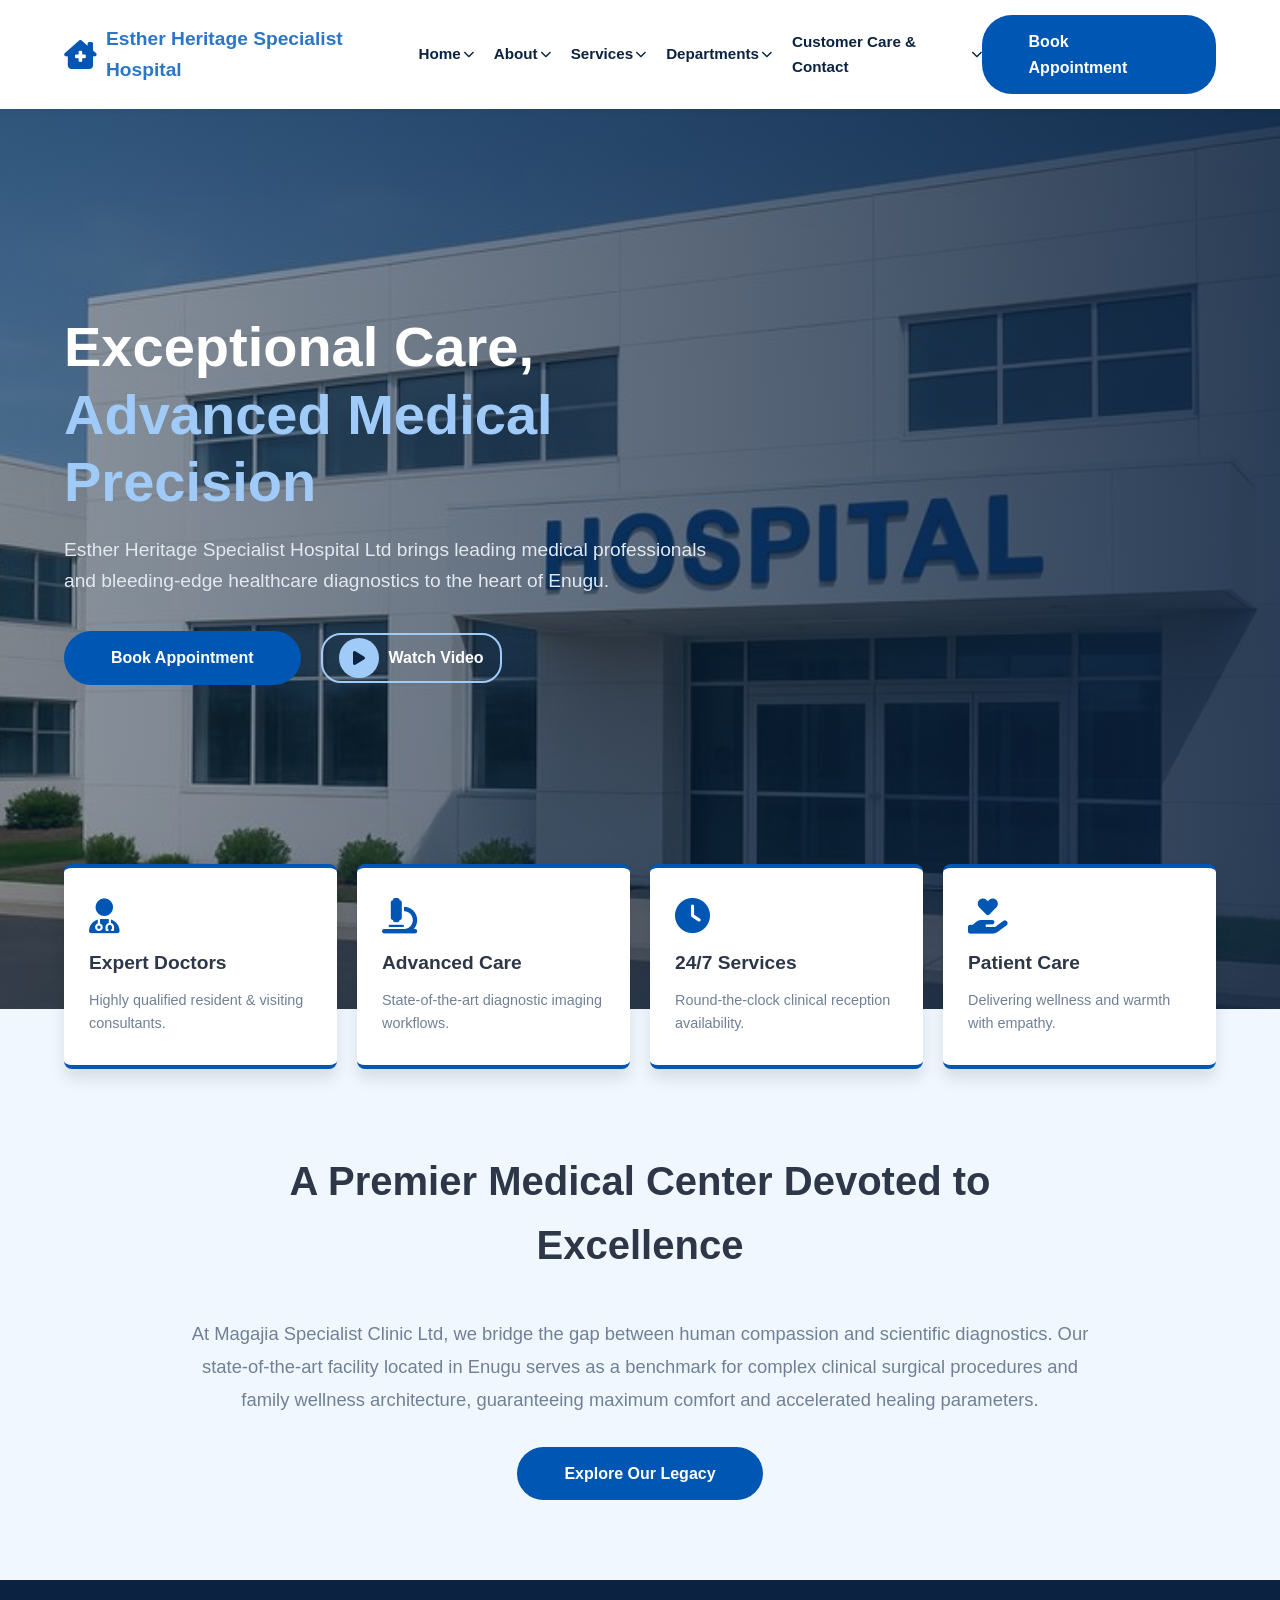
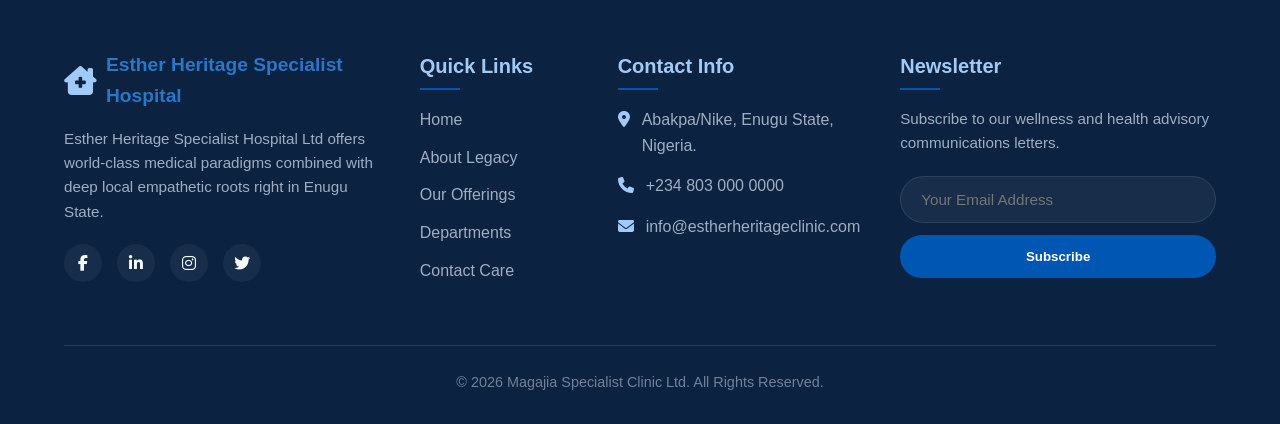
<file: index.html>
<!DOCTYPE html>
<html lang="en">
<head>
    <meta charset="UTF-8">
    <meta name="viewport" content="width=device-width, initial-scale=1.0">
    <title>Esther Heritage Specialist Hospital</title>
    <link rel="stylesheet" href="./index.css">
    <link rel="stylesheet" href="https://cdnjs.cloudflare.com/ajax/libs/font-awesome/6.4.0/css/all.min.css">
</head>
<body>

    <header class="global-header">
        <div class="header-container">
            <a href="index.html" class="logo-area">
                <i class="fa-solid fa-house-chimney-medical"></i>
                <span>Esther Heritage Specialist Hospital</span>
            </a>
            
            
            <input type="checkbox" id="mobile-menu-checkbox">
            <label for="mobile-menu-checkbox" class="menu-toggle">
                <i class="fa-solid fa-bars"></i>
            </label>

            <nav class="main-nav">
                <ul class="nav-list">
                    <li class="nav-item">
                        <a href="index.html" class="nav-link">Home <i class="fa-solid fa-chevron-down" style="font-size:0.7rem;"></i></a>
                        <ul class="dropdown-menu">
                            <li><a href="index.html#welcome">Welcome Message</a></li>
                            <li><a href="index.html#features">Core Strengths</a></li>
                        </ul>
                    </li>
                    <li class="nav-item">
                        <a href="about.html" class="nav-link">About <i class="fa-solid fa-chevron-down" style="font-size:0.7rem;"></i></a>
                        <ul class="dropdown-menu">
                            <li><a href="about.html#story">Our Story & Legacy</a></li>
                            <li><a href="about.html#mission">Mission & Vision</a></li>
                        </ul>
                    </li>
                    <li class="nav-item">
                        <a href="services.html" class="nav-link">Services <i class="fa-solid fa-chevron-down" style="font-size:0.7rem;"></i></a>
                        <ul class="dropdown-menu">
                            <li><a href="services.html#grid">Clinical Services</a></li>
                            <li><a href="services.html#doctors">Our Specialists</a></li>
                        </ul>
                    </li>
                    <li class="nav-item">
                        <a href="departments.html" class="nav-link">Departments <i class="fa-solid fa-chevron-down" style="font-size:0.7rem;"></i></a>
                        <ul class="dropdown-menu">
                            <li><a href="departments.html#pediatrics">Pediatrics</a></li>
                            <li><a href="departments.html#obgyn">Obstetrics & Gynecology</a></li>
                            <li><a href="departments.html#surgery">General Surgery</a></li>
                        </ul>
                    </li>
                    <li class="nav-item">
                        <a href="contact.html" class="nav-link">Customer Care & Contact <i class="fa-solid fa-chevron-down" style="font-size:0.7rem;"></i></a>
                        <ul class="dropdown-menu">
                            <li><a href="contact.html#faq">FAQs Accordion</a></li>
                            <li><a href="contact.html#form">Inquiry Desk</a></li>
                        </ul>
                    </li>
                </ul>
            </nav>

            <a href="contact.html#form" class="btn-primary">Book Appointment</a>
        </div>
    </header>

    <main>
    <section class="hero-section">
        <div class="hero-overlay-dark"></div>
        <div class="hero-content-wrapper">
            <div class="hero-right-box">
                <h1 class="hero-headline">Exceptional Care, <br><span style="color: var(--color-primary-light);">Advanced Medical Precision</span></h1>
                <p class="hero-lead-text">Esther Heritage Specialist Hospital Ltd brings leading medical professionals and bleeding-edge healthcare diagnostics to the heart of Enugu.</p>
                <div class="hero-btn-group">
                    <a href="contact.html#form" class="btn-primary">Book Appointment</a>
                    <a href="./images/WATCH AD.mp4" class="btn-video" target="_blank" rel="noopener"><span class="video-play-icon"><i class="fa-solid fa-play"></i></span> Watch Video</a>
                </div>
            </div>
        </div>

        <div class="hero-feature-container">
            <div class="feature-card-item">
                <i class="fa-solid fa-user-doctor"></i>
                <h4>Expert Doctors</h4>
                <p>Highly qualified resident & visiting consultants.</p>
            </div>
            <div class="feature-card-item">
                <i class="fa-solid fa-microscope"></i>
                <h4>Advanced Care</h4>
                <p>State-of-the-art diagnostic imaging workflows.</p>
            </div>
            <div class="feature-card-item">
                <i class="fa-solid fa-clock"></i>
                <h4>24/7 Services</h4>
                <p>Round-the-clock clinical reception availability.</p>
            </div>
            <div class="feature-card-item">
                <i class="fa-solid fa-hand-holding-heart"></i>
                <h4>Patient Care</h4>
                <p>Delivering wellness and warmth with empathy.</p>
            </div>
        </div>
    </section>

    <section id="welcome" class="section-sky text-center-wrapper">
        <div class="narrow-container">
            <h2 class="section-title">A Premier Medical Center Devoted to Excellence</h2>
            <p class="section-subtitle">At Magajia Specialist Clinic Ltd, we bridge the gap between human compassion and scientific diagnostics. Our state-of-the-art facility located in Enugu serves as a benchmark for complex clinical surgical procedures and family wellness architecture, guaranteeing maximum comfort and accelerated healing parameters.</p>
            <div style="text-align: center; margin-top: 30px;">
                <a href="about.html" class="btn-primary">Explore Our Legacy</a>
            </div>
        </div>
    </section>
    </main>


    <footer class="global-footer">
        <div class="footer-container">
            <div class="footer-col">
                <div class="logo-area" style="color: var(--color-white); margin-bottom: 15px;">
                    <i class="fa-solid fa-house-chimney-medical" style="color: var(--color-primary-light);"></i>
                    <span>Esther Heritage Specialist Hospital </span>
                </div>
                <p>Esther Heritage Specialist Hospital Ltd offers world-class medical paradigms combined with deep local empathetic roots right in Enugu State.</p>
                <div class="social-icons">
                    <a href="https://www.facebook.com/"><i class="fa-brands fa-facebook-f"></i></a>
                    <a href="https://www.linkedin.com/feed/"><i class="fa-brands fa-linkedin-in"></i></a>
                    <a href="https://www.instagram.com/"><i class="fa-brands fa-instagram"></i></a>
                    <a href="https://x.com/"><i class="fa-brands fa-twitter"></i></a>
                </div>
            </div>
            <div class="footer-col">
                <h3>Quick Links</h3>
                <ul class="quick-links">
                    <li><a href="index.html">Home</a></li>
                    <li><a href="about.html">About Legacy</a></li>
                    <li><a href="services.html">Our Offerings</a></li>
                    <li><a href="departments.html">Departments</a></li>
                    <li><a href="contact.html">Contact Care</a></li>
                </ul>
            </div>
            <div class="footer-col">
                <h3>Contact Info</h3>
                <ul class="contact-info-list">
                    <li><i class="fa-solid fa-location-dot"></i> <span>Abakpa/Nike, Enugu State, Nigeria.</span></li>
                    <li><i class="fa-solid fa-phone"></i> <span>+234 803 000 0000</span></li>
                    <li><i class="fa-solid fa-envelope"></i> <span>info@estherheritageclinic.com</span></li>
                </ul>
            </div>
            <div class="footer-col">
                <h3>Newsletter</h3>
                <p>Subscribe to our wellness and health advisory communications letters.</p>
                <form class="newsletter-form" action="#" method="POST">
                    <input type="email" placeholder="Your Email Address" required>
                    <button type="submit">Subscribe</button>
                </form>
            </div>
        </div>
        <div class="footer-bottom">
            <p>&copy; 2026 Magajia Specialist Clinic Ltd. All Rights Reserved.</p>
        </div>
    </footer>

</body>
</html>
</file>
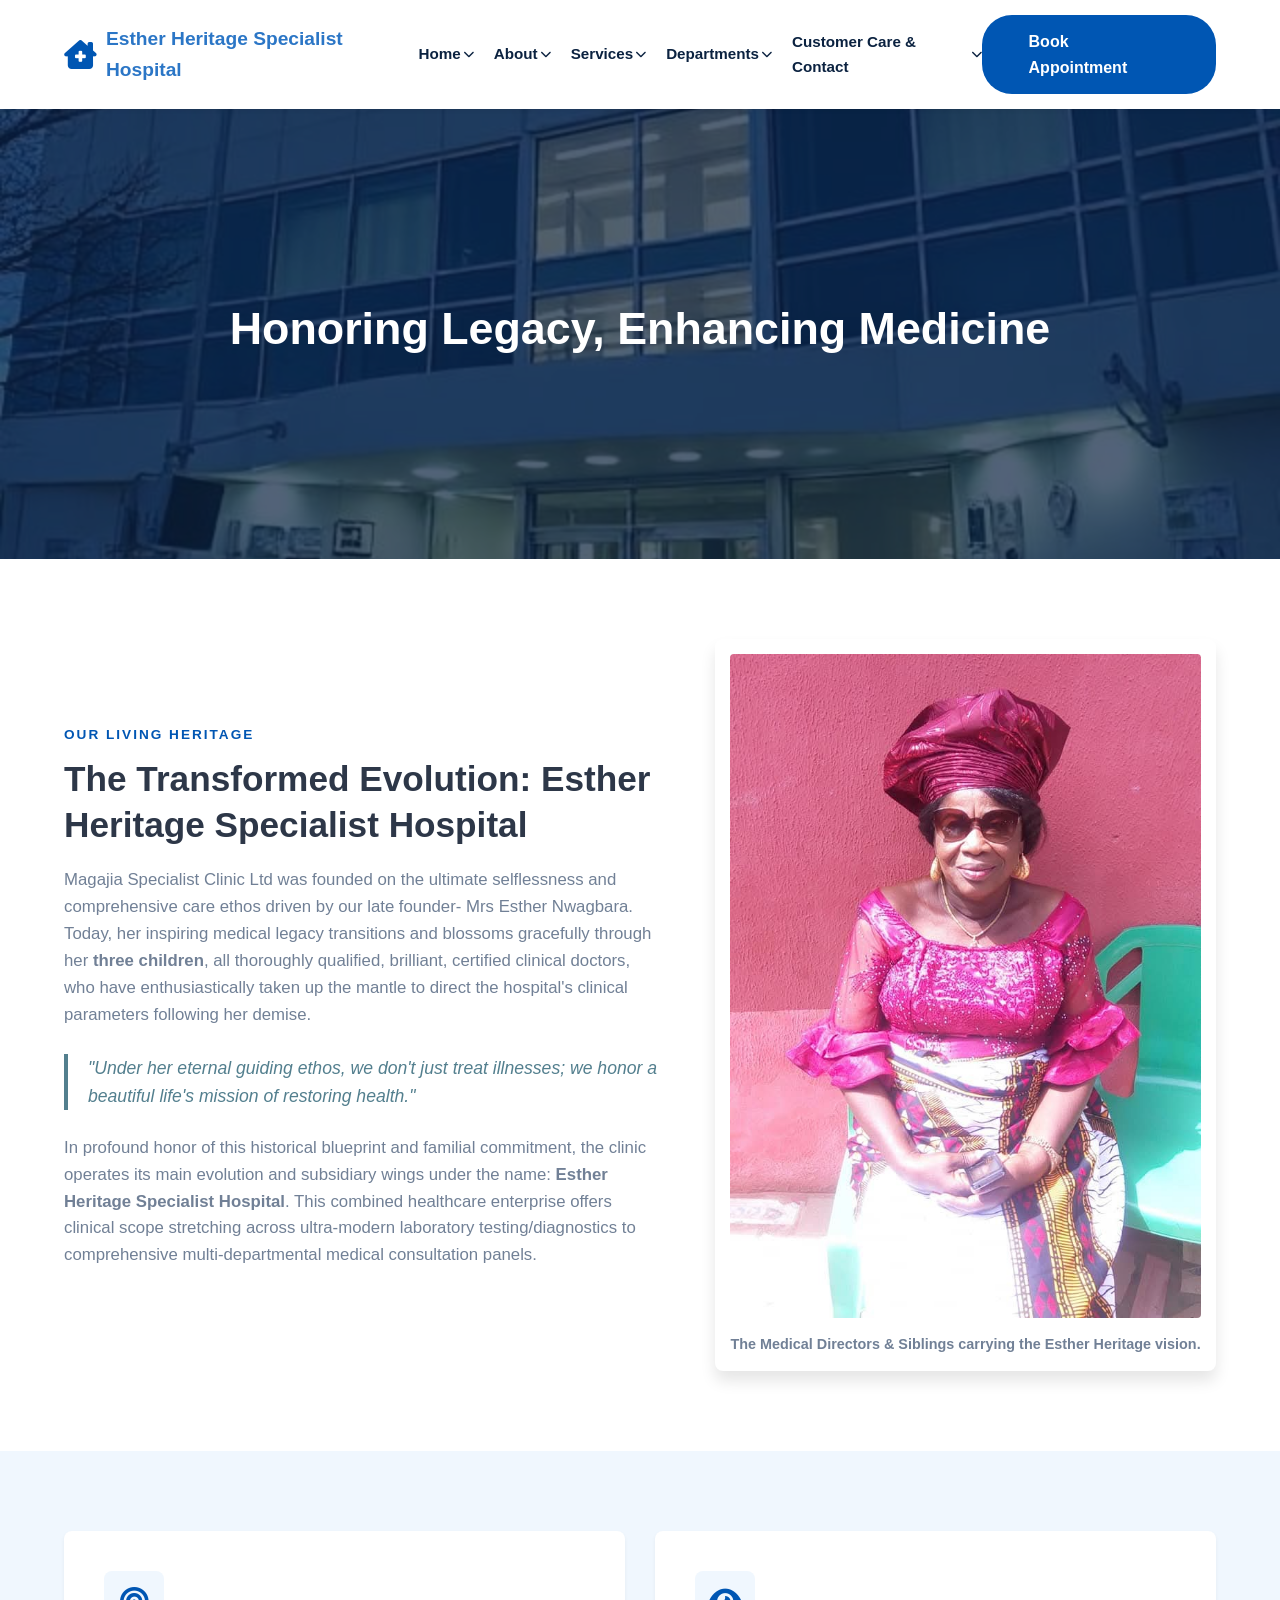
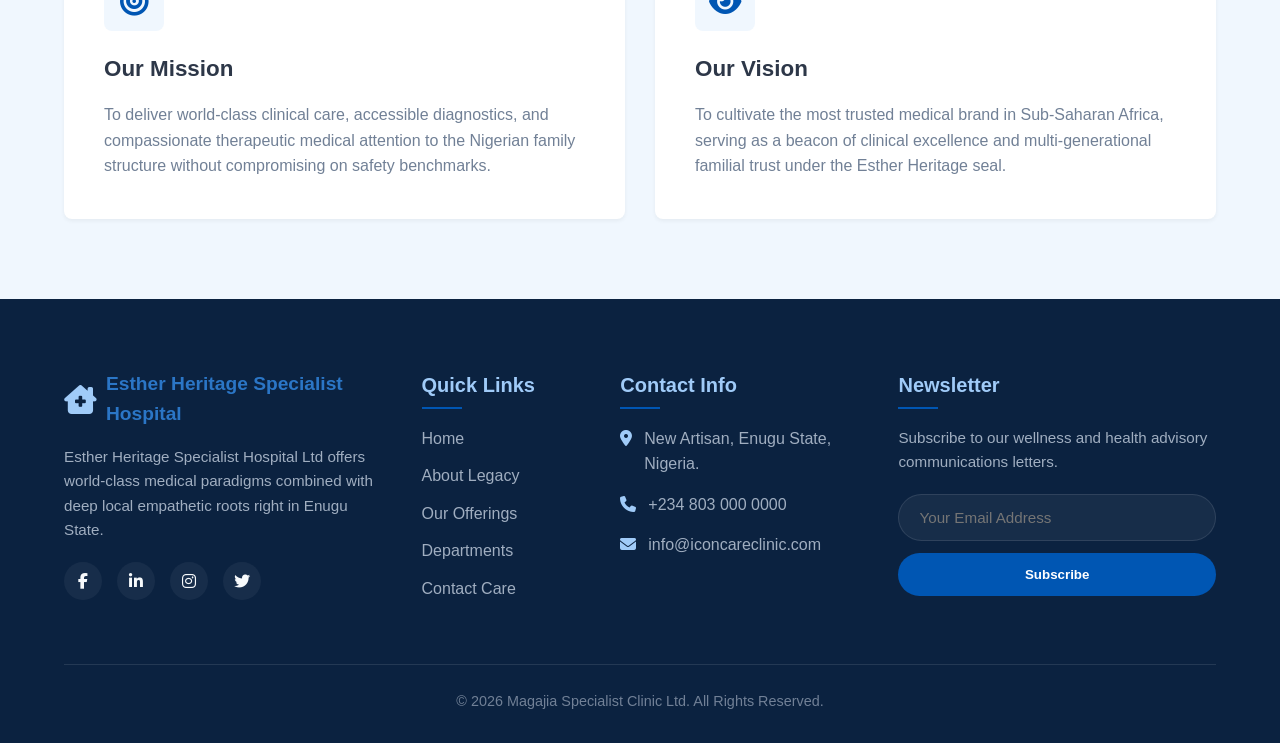
<file: about.html>
<!DOCTYPE html>
<html lang="en">
<head>
    <meta charset="UTF-8">
    <meta name="viewport" content="width=device-width, initial-scale=1.0">
    <title>Esther Heritage Specialist Hospital</title>
    <link rel="stylesheet" href="./index.css">
    <link rel="stylesheet" href="https://cdnjs.cloudflare.com/ajax/libs/font-awesome/6.4.0/css/all.min.css">
</head>
<body>

    <header class="global-header">
        <div class="header-container">
            <a href="index.html" class="logo-area">
                <i class="fa-solid fa-house-chimney-medical"></i>
                <span>Esther Heritage Specialist Hospital</span>
            </a>
            
            <input type="checkbox" id="mobile-menu-checkbox">
            <label for="mobile-menu-checkbox" class="menu-toggle">
                <i class="fa-solid fa-bars"></i>
            </label>

            <nav class="main-nav">
                <ul class="nav-list">
                    <li class="nav-item">
                        <a href="index.html" class="nav-link">Home <i class="fa-solid fa-chevron-down" style="font-size:0.7rem;"></i></a>
                        <ul class="dropdown-menu">
                            <li><a href="index.html#welcome">Welcome Message</a></li>
                            <li><a href="index.html#features">Core Strengths</a></li>
                        </ul>
                    </li>
                    <li class="nav-item">
                        <a href="about.html" class="nav-link">About <i class="fa-solid fa-chevron-down" style="font-size:0.7rem;"></i></a>
                        <ul class="dropdown-menu">
                            <li><a href="about.html#story">Our Story & Legacy</a></li>
                            <li><a href="about.html#mission">Mission & Vision</a></li>
                        </ul>
                    </li>
                    <li class="nav-item">
                        <a href="services.html" class="nav-link">Services <i class="fa-solid fa-chevron-down" style="font-size:0.7rem;"></i></a>
                        <ul class="dropdown-menu">
                            <li><a href="services.html#grid">Clinical Services</a></li>
                            <li><a href="services.html#doctors">Our Specialists</a></li>
                        </ul>
                    </li>
                    <li class="nav-item">
                        <a href="departments.html" class="nav-link">Departments <i class="fa-solid fa-chevron-down" style="font-size:0.7rem;"></i></a>
                        <ul class="dropdown-menu">
                            <li><a href="departments.html#pediatrics">Pediatrics</a></li>
                            <li><a href="departments.html#obgyn">Obstetrics & Gynecology</a></li>
                            <li><a href="departments.html#surgery">General Surgery</a></li>
                        </ul>
                    </li>
                    <li class="nav-item">
                        <a href="contact.html" class="nav-link">Customer Care & Contact <i class="fa-solid fa-chevron-down" style="font-size:0.7rem;"></i></a>
                        <ul class="dropdown-menu">
                            <li><a href="contact.html#faq">FAQs Accordion</a></li>
                            <li><a href="contact.html#form">Inquiry Desk</a></li>
                        </ul>
                    </li>
                </ul>
            </nav>

            <a href="contact.html#form" class="btn-primary">Book Appointment</a>
        </div>
    </header>


    <main>
    <section class="about-banner-hero">
        <div class="banner-overlay"></div>
        <div class="banner-text-content">
            <h1>Honoring Legacy, Enhancing Medicine</h1>
        </div>
    </section>

    <section id="story" class="section-white">
        <div class="about-story-container">
            <div class="story-typography">
                <span class="heritage-tag">Our Living Heritage</span>
                <h2>The Transformed Evolution: Esther Heritage Specialist Hospital</h2>
                <p>Magajia Specialist Clinic Ltd was founded on the ultimate selflessness and comprehensive care ethos driven by our late founder- Mrs Esther Nwagbara. Today, her inspiring medical legacy transitions and blossoms gracefully through her <strong>three children</strong>, all thoroughly qualified, brilliant, certified clinical doctors, who have enthusiastically taken up the mantle to direct the hospital's clinical parameters following her demise.</p>
                
                <blockquote class="legacy-blockquote">
                    "Under her eternal guiding ethos, we don't just treat illnesses; we honor a beautiful life's mission of restoring health."
                </blockquote>

                <p>In profound honor of this historical blueprint and familial commitment, the clinic operates its main evolution and subsidiary wings under the name: <strong>Esther Heritage Specialist Hospital</strong>. This combined healthcare enterprise offers clinical scope stretching across ultra-modern laboratory testing/diagnostics to comprehensive multi-departmental medical consultation panels.</p>
            </div>
            
            <div class="story-media-wrapper">
                <div class="media-placeholder-frame">
                    <img src="./images/WhatsApp Image 2026-06-10 at 7.43.48 PM.jpeg" alt="Medical Leadership Profile Panel Grid">
                    <div class="frame-caption">The Medical Directors & Siblings carrying the Esther Heritage vision.</div>
                </div>
            </div>
        </div>
    </section>

    <section id="mission" class="section-sky">
        <div class="values-flex-layout">
            <div class="value-box-item">
                <div class="value-icon"><i class="fa-solid fa-bullseye"></i></div>
                <h3>Our Mission</h3>
                <p>To deliver world-class clinical care, accessible diagnostics, and compassionate therapeutic medical attention to the Nigerian family structure without compromising on safety benchmarks.</p>
            </div>
            <div class="value-box-item">
                <div class="value-icon"><i class="fa-solid fa-eye"></i></div>
                <h3>Our Vision</h3>
                <p>To cultivate the most trusted medical brand in Sub-Saharan Africa, serving as a beacon of clinical excellence and multi-generational familial trust under the Esther Heritage seal.</p>
            </div>
        </div>
    </section>
    </main>



    <footer class="global-footer">
        <div class="footer-container">
            <div class="footer-col">
                <div class="logo-area" style="color: var(--color-white); margin-bottom: 15px;">
                    <i class="fa-solid fa-house-chimney-medical" style="color: var(--color-primary-light);"></i>
                    <span>Esther Heritage Specialist Hospital </span>
                </div>
                <p>Esther Heritage Specialist Hospital Ltd offers world-class medical paradigms combined with deep local empathetic roots right in Enugu State.</p>
                <div class="social-icons">
                    <a href="https://www.facebook.com/"><i class="fa-brands fa-facebook-f"></i></a>
                    <a href="https://www.linkedin.com/feed/"><i class="fa-brands fa-linkedin-in"></i></a>
                    <a href="https://www.instagram.com/"><i class="fa-brands fa-instagram"></i></a>
                    <a href="https://x.com/"><i class="fa-brands fa-twitter"></i></a>
                </div>
            </div>
            <div class="footer-col">
                <h3>Quick Links</h3>
                <ul class="quick-links">
                    <li><a href="index.html">Home</a></li>
                    <li><a href="about.html">About Legacy</a></li>
                    <li><a href="services.html">Our Offerings</a></li>
                    <li><a href="departments.html">Departments</a></li>
                    <li><a href="contact.html">Contact Care</a></li>
                </ul>
            </div>
            <div class="footer-col">
                <h3>Contact Info</h3>
                <ul class="contact-info-list">
                    <li><i class="fa-solid fa-location-dot"></i> <span>New Artisan, Enugu State, Nigeria.</span></li>
                    <li><i class="fa-solid fa-phone"></i> <span>+234 803 000 0000</span></li>
                    <li><i class="fa-solid fa-envelope"></i> <span>info@iconcareclinic.com</span></li>
                </ul>
            </div>
            <div class="footer-col">
                <h3>Newsletter</h3>
                <p>Subscribe to our wellness and health advisory communications letters.</p>
                <form class="newsletter-form" action="#" method="POST">
                    <input type="email" placeholder="Your Email Address" required>
                    <button type="submit">Subscribe</button>
                </form>
            </div>
        </div>
        <div class="footer-bottom">
            <p>&copy; 2026 Magajia Specialist Clinic Ltd. All Rights Reserved.</p>
        </div>
    </footer>

</body>
</html>
</file>
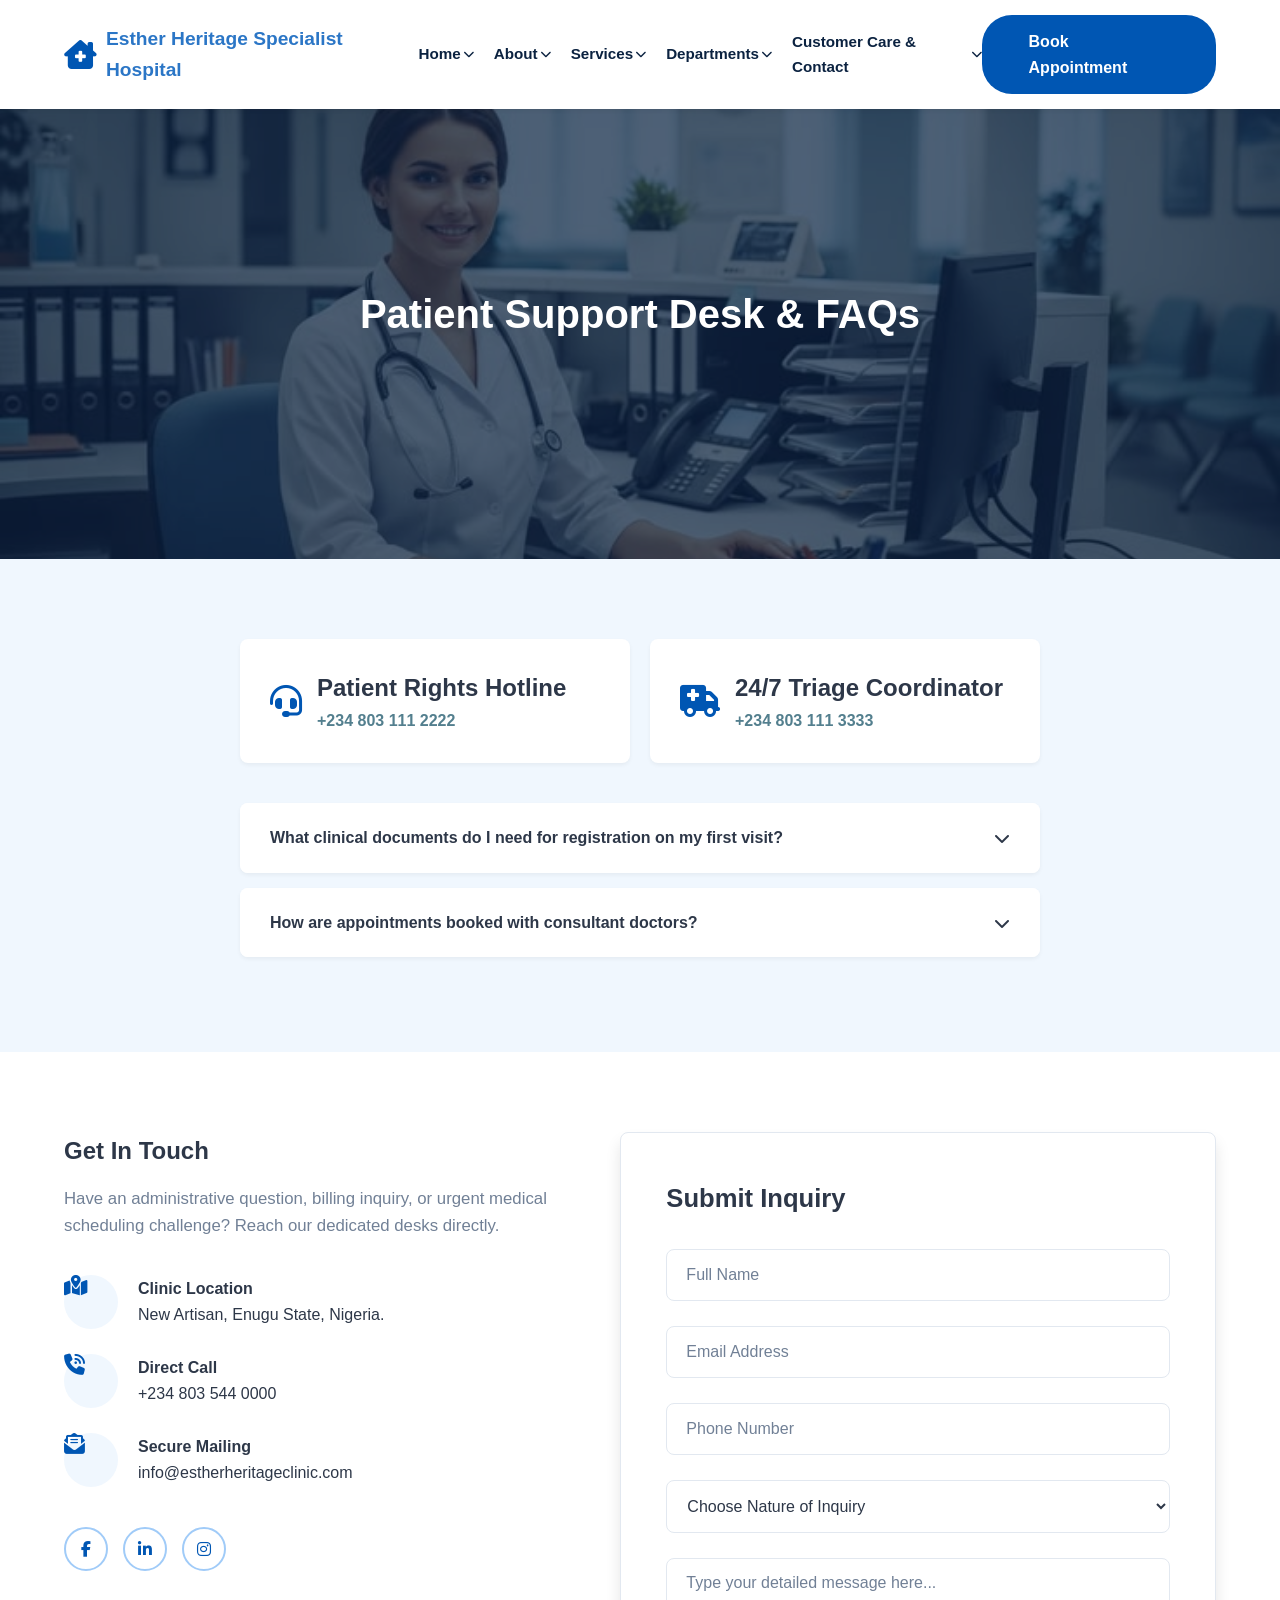
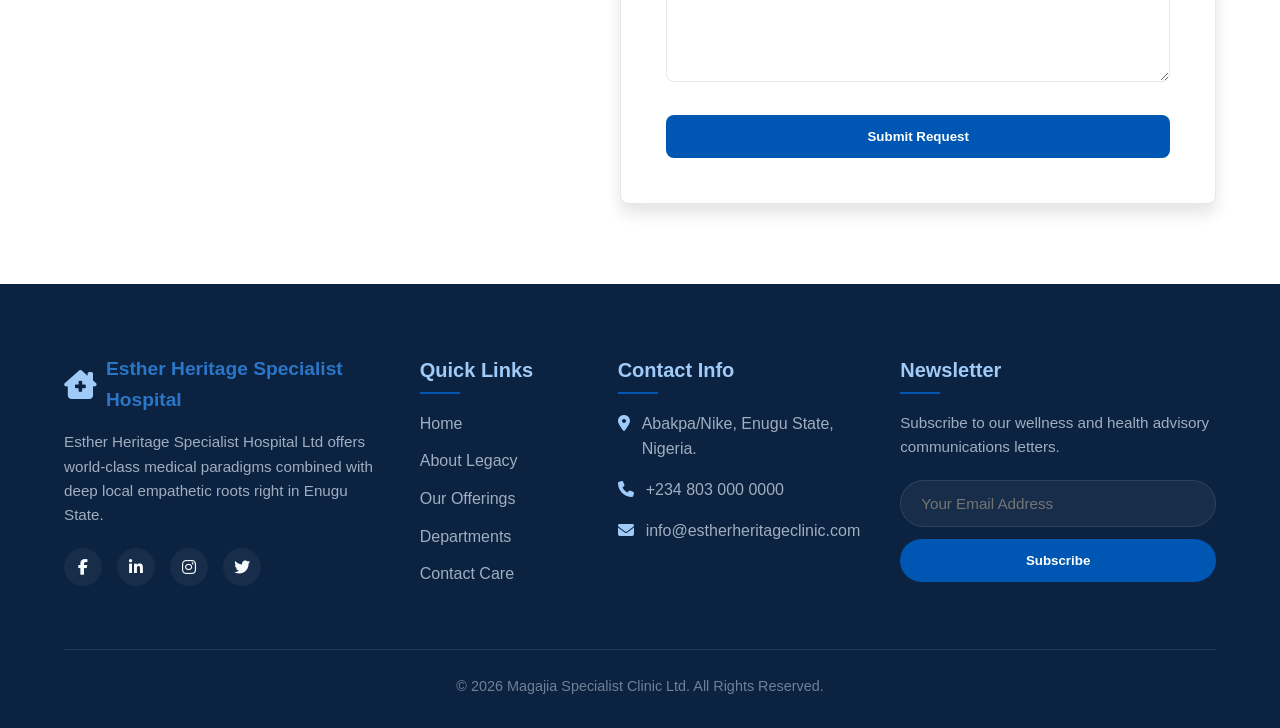
<file: contact.html>
<!DOCTYPE html>
<html lang="en">
<head>
    <meta charset="UTF-8">
    <meta name="viewport" content="width=device-width, initial-scale=1.0">
    <title>Esther Heritage Specialist Hospital</title>
    <link rel="stylesheet" href="./index.css">
    <link rel="stylesheet" href="https://cdnjs.cloudflare.com/ajax/libs/font-awesome/6.4.0/css/all.min.css">
</head>
<body>

    <header class="global-header">
        <div class="header-container">
            <a href="index.html" class="logo-area">
                <i class="fa-solid fa-house-chimney-medical"></i>
                <span>Esther Heritage Specialist Hospital</span>
            </a>
            
            <input type="checkbox" id="mobile-menu-checkbox">
            <label for="mobile-menu-checkbox" class="menu-toggle">
                <i class="fa-solid fa-bars"></i>
            </label>

            <nav class="main-nav">
                <ul class="nav-list">
                    <li class="nav-item">
                        <a href="index.html" class="nav-link">Home <i class="fa-solid fa-chevron-down" style="font-size:0.7rem;"></i></a>
                        <ul class="dropdown-menu">
                            <li><a href="index.html#welcome">Welcome Message</a></li>
                            <li><a href="index.html#features">Core Strengths</a></li>
                        </ul>
                    </li>
                    <li class="nav-item">
                        <a href="about.html" class="nav-link">About <i class="fa-solid fa-chevron-down" style="font-size:0.7rem;"></i></a>
                        <ul class="dropdown-menu">
                            <li><a href="about.html#story">Our Story & Legacy</a></li>
                            <li><a href="about.html#mission">Mission & Vision</a></li>
                        </ul>
                    </li>
                    <li class="nav-item">
                        <a href="services.html" class="nav-link">Services <i class="fa-solid fa-chevron-down" style="font-size:0.7rem;"></i></a>
                        <ul class="dropdown-menu">
                            <li><a href="services.html#grid">Clinical Services</a></li>
                            <li><a href="services.html#doctors">Our Specialists</a></li>
                        </ul>
                    </li>
                    <li class="nav-item">
                        <a href="departments.html" class="nav-link">Departments <i class="fa-solid fa-chevron-down" style="font-size:0.7rem;"></i></a>
                        <ul class="dropdown-menu">
                            <li><a href="departments.html#pediatrics">Pediatrics</a></li>
                            <li><a href="departments.html#obgyn">Obstetrics & Gynecology</a></li>
                            <li><a href="departments.html#surgery">General Surgery</a></li>
                        </ul>
                    </li>
                    <li class="nav-item">
                        <a href="contact.html" class="nav-link">Customer Care & Contact <i class="fa-solid fa-chevron-down" style="font-size:0.7rem;"></i></a>
                        <ul class="dropdown-menu">
                            <li><a href="contact.html#faq">FAQs Accordion</a></li>
                            <li><a href="contact.html#form">Inquiry Desk</a></li>
                        </ul>
                    </li>
                </ul>
            </nav>

            <a href="contact.html#form" class="btn-primary">Book Appointment</a>
        </div>
    </header>


    <main>
        <section class="faq-banner-hero">
            <div class="banner-overlay"></div>
            <div class="banner-text-content">
                <h2 class="section-title">Patient Support Desk & FAQs</h2>
            
            </div>
        </section>

        <section id="faq" class="section-sky">
            
            <div class="hotlines-banner-grid">
                <div class="hotline-pill">
                    <i class="fa-solid fa-headset"></i>
                    <div>
                        <h5>Patient Rights Hotline</h5>
                        <p>+234 803 111 2222</p>
                    </div>
                </div>
                <div class="hotline-pill">
                    <i class="fa-solid fa-truck-medical"></i>
                    <div>
                        <h5>24/7 Triage Coordinator</h5>
                        <p>+234 803 111 3333</p>
                    </div>
                </div>
            </div>

            <div class="faq-accordion-container">
                <div class="faq-accordion-item">
                    <input type="checkbox" id="faq-item-1" class="accordion-trigger-input">
                    <label for="faq-item-1" class="accordion-header-lbl">
                        <span>What clinical documents do I need for registration on my first visit?</span>
                        <i class="fa-solid fa-chevron-down"></i>
                    </label>
                    <div class="accordion-content-panel">
                        <p>New patients require a valid national identification mean (NIN, Driver's License) or working corporate health insurance card data. If transferring clinical records under the Esther Heritage panel, bring old medical history summaries.</p>
                    </div>
                </div>

                <div class="faq-accordion-item">
                    <input type="checkbox" id="faq-item-2" class="accordion-trigger-input">
                    <label for="faq-item-2" class="accordion-header-lbl">
                        <span>How are appointments booked with consultant doctors?</span>
                        <i class="fa-solid fa-chevron-down"></i>
                    </label>
                    <div class="accordion-content-panel">
                        <p>Appointments can be booked instantly via our digital form below, or by calling our active patient rights care desks directly. Walk-in slots are sorted via emergency level/triage score priority matrices.</p>
                    </div>
                </div>
            </div>
        </section>

        <section id="form" class="section-white">
            <div class="contact-split-grid">
                
                <div class="contact-details-panel">
                    <h2>Get In Touch</h2>
                    <p class="panel-intro-lead">Have an administrative question, billing inquiry, or urgent medical scheduling challenge? Reach our dedicated desks directly.</p>
                    
                    <div class="visual-address-block">
                        <div class="contact-media-row">
                            <i class="fa-solid fa-map-location-dot circle-icon"></i>
                            <div>
                                <h4>Clinic Location</h4>
                                <p>New Artisan, Enugu State, Nigeria.</p>
                            </div>
                        </div>
                        <div class="contact-media-row">
                            <i class="fa-solid fa-phone-volume circle-icon"></i>
                            <div>
                                <h4>Direct Call </h4>
                                <p><a href="tel:+2348030000000">+234 803 544 0000</a></p>
                            </div>
                        </div>
                        <div class="contact-media-row">
                            <i class="fa-solid fa-envelope-open-text circle-icon"></i>
                            <div>
                                <h4>Secure Mailing</h4>
                                <p><a href="mailto:care@iconcareclinic.com">info@estherheritageclinic.com</a></p>
                            </div>
                        </div>
                    </div>

                    <div class="brand-social-med-circles">
                        <a href="#" class="med-circle-icon"><i class="fa-brands fa-facebook-f"></i></a>
                        <a href="#" class="med-circle-icon"><i class="fa-brands fa-linkedin-in"></i></a>
                        <a href="#" class="med-circle-icon"><i class="fa-brands fa-instagram"></i></a>
                    </div>
                </div>

                <div class="contact-form-card-panel">
                    <h3>Submit Inquiry</h3>
                    <form class="ui-modern-form" action="#" method="POST">
                        
                        <div class="form-group-row">
                            <input type="text" id="fullname" class="form-control-input" required placeholder=" ">
                            <label for="fullname" class="floating-label-text">Full Name</label>
                        </div>

                        <div class="form-group-row">
                            <input type="email" id="email" class="form-control-input" required placeholder=" ">
                            <label for="email" class="floating-label-text">Email Address</label>
                        </div>

                        <div class="form-group-row">
                            <input type="tel" id="phone" class="form-control-input" required placeholder=" ">
                            <label for="phone" class="floating-label-text">Phone Number</label>
                        </div>

                        <div class="form-group-row">
                            <select id="topic" class="form-control-select" required>
                                <option value="" disabled selected hidden>Choose Nature of Inquiry</option>
                                <option value="inquiry">General Inquiry Desk</option>
                                <option value="feedback">Patient Feedback</option>
                                <option value="complaint">Service Complaint Management</option>
                            </select>
                        </div>

                        <div class="form-group-row">
                            <textarea id="msg" class="form-control-textarea" required placeholder=" " rows="5"></textarea>
                            <label for="msg" class="floating-label-text">Type your detailed message here...</label>
                        </div>

                        <button type="submit" class="btn-primary" style="width:100%; border-radius:var(--radius-md);">Submit Request</button>
                    </form>
                </div>

            </div>
        </section>
    </main>


    <footer class="global-footer">
        <div class="footer-container">
            <div class="footer-col">
                <div class="logo-area" style="color: var(--color-white); margin-bottom: 15px;">
                    <i class="fa-solid fa-house-chimney-medical" style="color: var(--color-primary-light);"></i>
                    <span>Esther Heritage Specialist Hospital </span>
                </div>
                <p>Esther Heritage Specialist Hospital Ltd offers world-class medical paradigms combined with deep local empathetic roots right in Enugu State.</p>
                <div class="social-icons">
                    <a href="https://www.facebook.com/"><i class="fa-brands fa-facebook-f"></i></a>
                    <a href="https://www.linkedin.com/feed/"><i class="fa-brands fa-linkedin-in"></i></a>
                    <a href="https://www.instagram.com/"><i class="fa-brands fa-instagram"></i></a>
                    <a href="https://x.com/"><i class="fa-brands fa-twitter"></i></a>
                </div>
            </div>
            <div class="footer-col">
                <h3>Quick Links</h3>
                <ul class="quick-links">
                    <li><a href="index.html">Home</a></li>
                    <li><a href="about.html">About Legacy</a></li>
                    <li><a href="services.html">Our Offerings</a></li>
                    <li><a href="departments.html">Departments</a></li>
                    <li><a href="contact.html">Contact Care</a></li>
                </ul>
            </div>
            <div class="footer-col">
                <h3>Contact Info</h3>
                <ul class="contact-info-list">
                    <li><i class="fa-solid fa-location-dot"></i> <span>Abakpa/Nike, Enugu State, Nigeria.</span></li>
                    <li><i class="fa-solid fa-phone"></i> <span>+234 803 000 0000</span></li>
                    <li><i class="fa-solid fa-envelope"></i> <span>info@estherheritageclinic.com</span></li>
                </ul>
            </div>
            <div class="footer-col">
                <h3>Newsletter</h3>
                <p>Subscribe to our wellness and health advisory communications letters.</p>
                <form class="newsletter-form" action="#" method="POST">
                    <input type="email" placeholder="Your Email Address" required>
                    <button type="submit">Subscribe</button>
                </form>
            </div>
        </div>

        <div class="footer-bottom">
            <p>&copy; 2026 Magajia Specialist Clinic Ltd. All Rights Reserved.</p>
        </div>
    </footer>

</body>
</html>
</file>
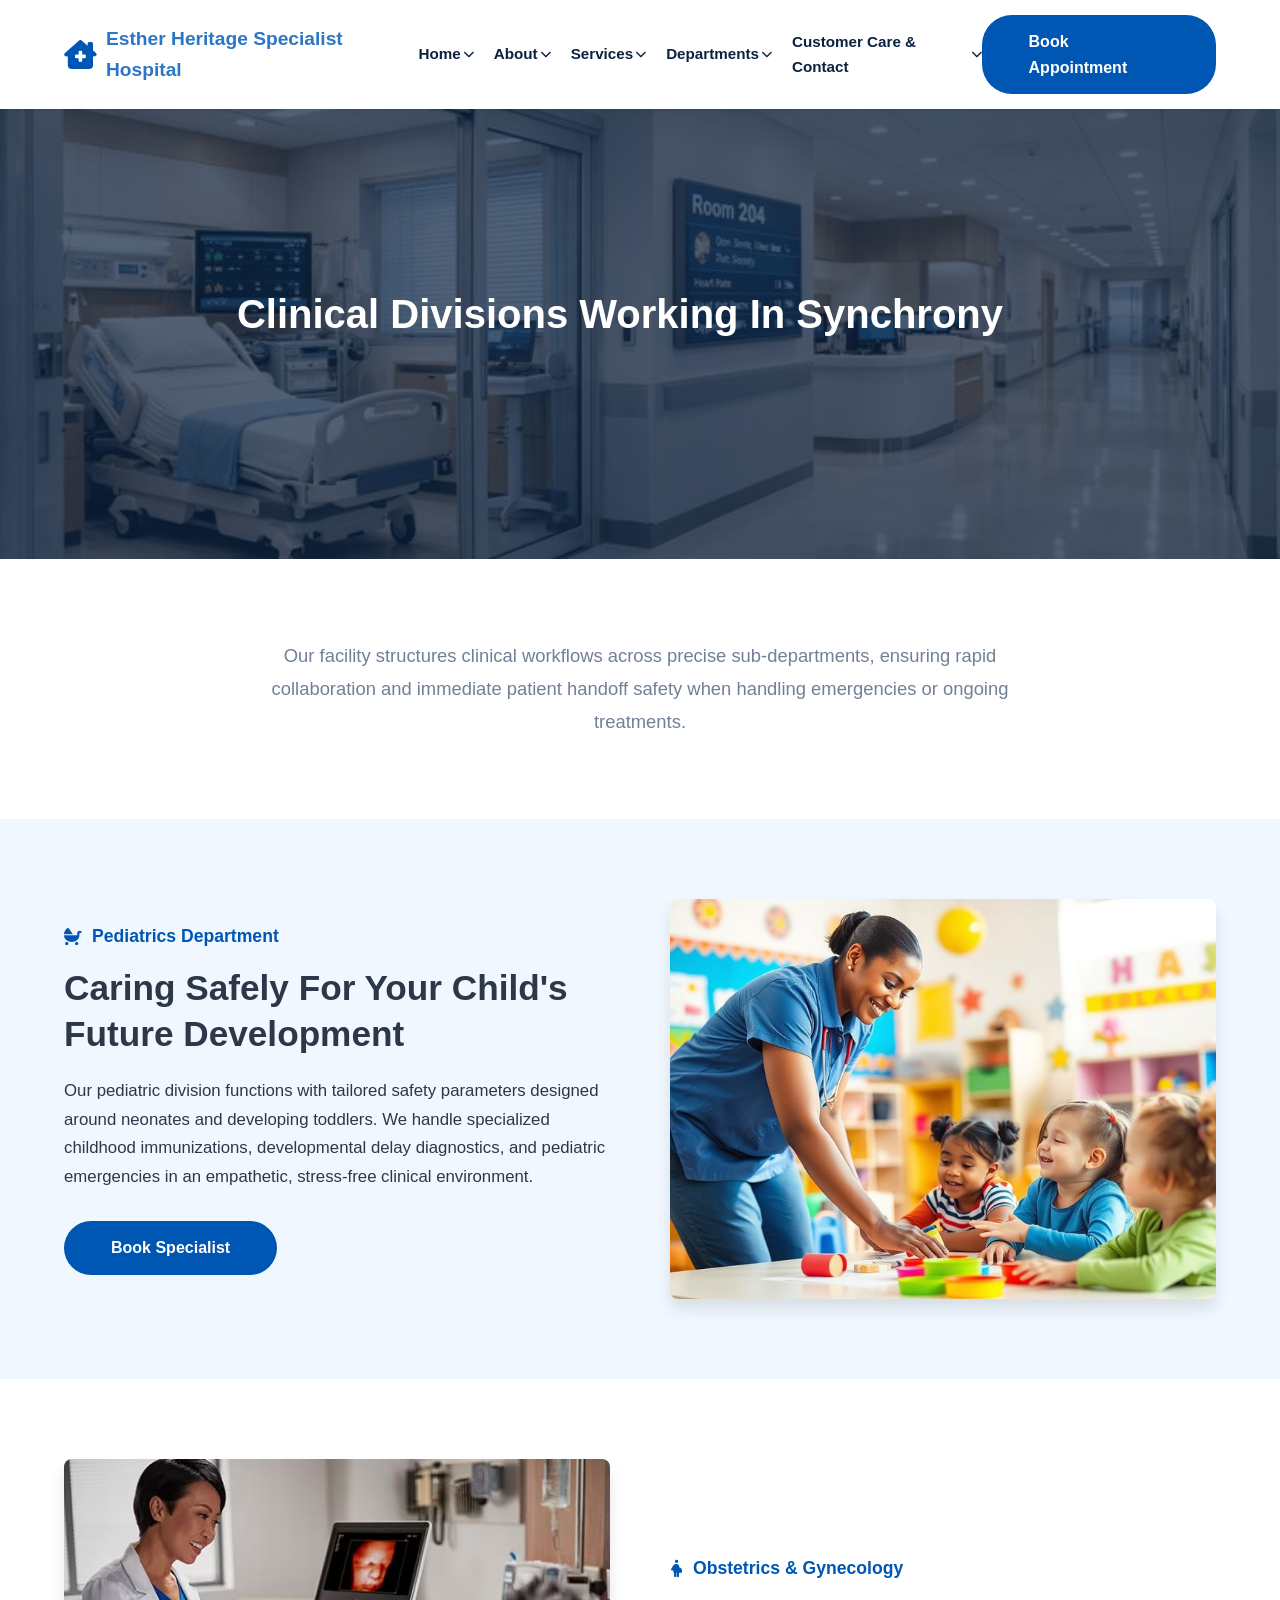
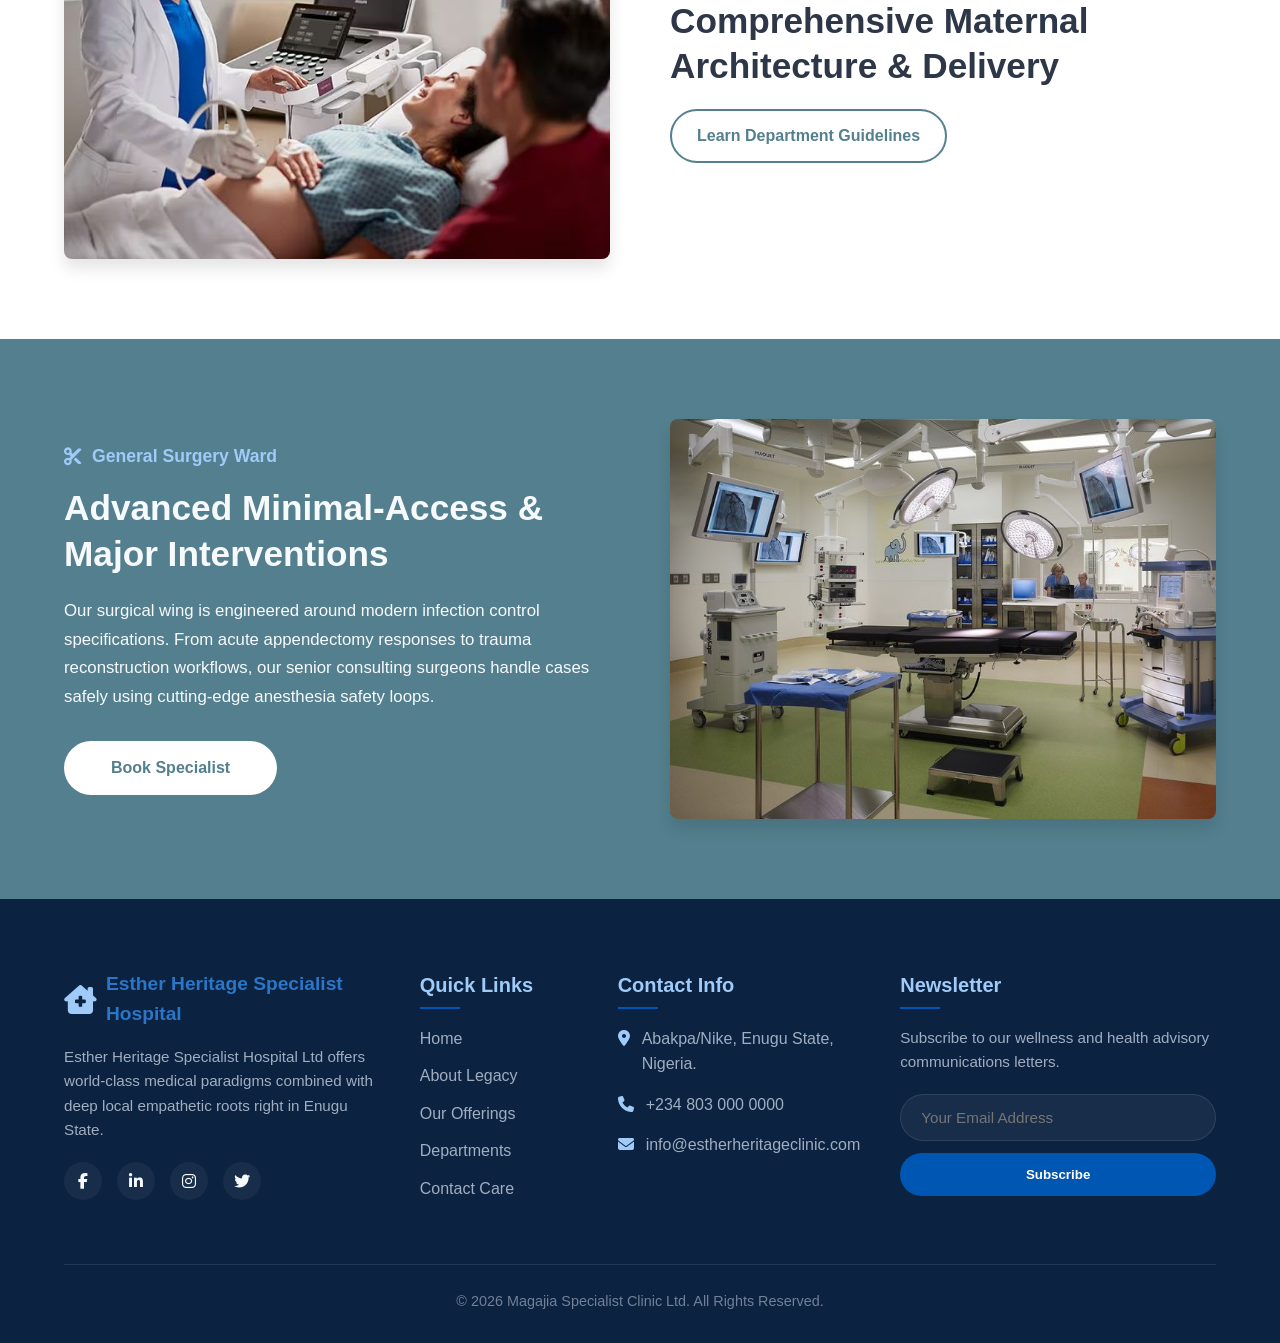
<file: departments.html>
<!DOCTYPE html>
<html lang="en">
<head>
    <meta charset="UTF-8">
    <meta name="viewport" content="width=device-width, initial-scale=1.0">
    <title>Esther Heritage Specialist Hospital</title>
    <link rel="stylesheet" href="./index.css">
    <link rel="stylesheet" href="https://cdnjs.cloudflare.com/ajax/libs/font-awesome/6.4.0/css/all.min.css">
</head>
<body>

    <header class="global-header">
        <div class="header-container">
            <a href="index.html" class="logo-area">
                <i class="fa-solid fa-house-chimney-medical"></i>
                <span>Esther Heritage Specialist Hospital</span>
            </a>
            
            <input type="checkbox" id="mobile-menu-checkbox">
            <label for="mobile-menu-checkbox" class="menu-toggle">
                <i class="fa-solid fa-bars"></i>
            </label>

            <nav class="main-nav">
                <ul class="nav-list">
                    <li class="nav-item">
                        <a href="index.html" class="nav-link">Home <i class="fa-solid fa-chevron-down" style="font-size:0.7rem;"></i></a>
                        <ul class="dropdown-menu">
                            <li><a href="index.html#welcome">Welcome Message</a></li>
                            <li><a href="index.html#features">Core Strengths</a></li>
                        </ul>
                    </li>
                    <li class="nav-item">
                        <a href="about.html" class="nav-link">About <i class="fa-solid fa-chevron-down" style="font-size:0.7rem;"></i></a>
                        <ul class="dropdown-menu">
                            <li><a href="about.html#story">Our Story & Legacy</a></li>
                            <li><a href="about.html#mission">Mission & Vision</a></li>
                        </ul>
                    </li>
                    <li class="nav-item">
                        <a href="services.html" class="nav-link">Services <i class="fa-solid fa-chevron-down" style="font-size:0.7rem;"></i></a>
                        <ul class="dropdown-menu">
                            <li><a href="services.html#grid">Clinical Services</a></li>
                            <li><a href="services.html#doctors">Our Specialists</a></li>
                        </ul>
                    </li>
                    <li class="nav-item">
                        <a href="departments.html" class="nav-link">Departments <i class="fa-solid fa-chevron-down" style="font-size:0.7rem;"></i></a>
                        <ul class="dropdown-menu">
                            <li><a href="departments.html#pediatrics">Pediatrics</a></li>
                            <li><a href="departments.html#obgyn">Obstetrics & Gynecology</a></li>
                            <li><a href="departments.html#surgery">General Surgery</a></li>
                        </ul>
                    </li>
                    <li class="nav-item">
                        <a href="contact.html" class="nav-link">Customer Care & Contact <i class="fa-solid fa-chevron-down" style="font-size:0.7rem;"></i></a>
                        <ul class="dropdown-menu">
                            <li><a href="contact.html#faq">FAQs Accordion</a></li>
                            <li><a href="contact.html#form">Inquiry Desk</a></li>
                        </ul>
                    </li>
                </ul>
            </nav>

            <a href="contact.html#form" class="btn-primary">Book Appointment</a>
        </div>
    </header>


    <main>
        <section class="dept-banner-hero">
            <div class="banner-overlay"></div>
                <h2 class="section-title">Clinical Divisions Working In Synchrony</h2>
                <div class="banner-text-content">             
            </div>
        </section>

        <section class="section-white text-center-wrapper" style="padding-top:80px;"> 
            <p class="section-subtitle" style="max-width:800px; margin:0 auto;">Our facility structures clinical workflows across precise sub-departments, ensuring rapid collaboration and immediate patient handoff safety when handling emergencies or ongoing treatments.</p>
        </section>

        <section id="pediatrics" class="section-sky">
            <div class="dept-row-flex">
                <div class="dept-content-col">
                    <div class="dept-icon-lbl"><i class="fa-solid fa-baby-carriage"></i> Pediatrics Department</div>
                    <h3>Caring Safely For Your Child's Future Development</h3>
                    <p>Our pediatric division functions with tailored safety parameters designed around neonates and developing toddlers. We handle specialized childhood immunizations, developmental delay diagnostics, and pediatric emergencies in an empathetic, stress-free clinical environment.</p>
                    <a href="contact.html#form" class="btn-primary">Book Specialist</a>
                </div>
                <div class="dept-media-col">
                    <img src="./images/paediatrics.jpg" alt="Pediatrics Ward Center Placeholder" class="dept-visual-asset">
                </div>
            </div>
        </section>

        <section id="obgyn" class="section-white">
            <div class="dept-row-flex row-reverse-desktop">
                <div class="dept-content-col">
                    <div class="dept-icon-lbl"><i class="fa-solid fa-person-pregnant"></i> Obstetrics & Gynecology</div>
                    <h3>Comprehensive Maternal Architecture & Delivery</h3>
                    <a href="#" class="btn-dept-outline">Learn Department Guidelines</a>
                </div>
                <div class="dept-media-col">
                    <img src="./images/obgyn.jpg" alt="Obstetrics Ultrasound Diagnostic Ward" class="dept-visual-asset">
                </div>
            </div>
        </section>

        <section id="surgery" class="section-dark-teal">
            <div class="dept-row-flex">
                <div class="dept-content-col">
                    <div class="dept-icon-lbl" style="color:var(--color-primary-light);"><i class="fa-solid fa-scissors"></i> General Surgery Ward</div>
                    <h3>Advanced Minimal-Access & Major Interventions</h3>
                    <p>Our surgical wing is engineered around modern infection control specifications. From acute appendectomy responses to trauma reconstruction workflows, our senior consulting surgeons handle cases safely using cutting-edge anesthesia safety loops.</p>
                    <a href="contact.html#form" class="btn-primary" style="background-color: var(--color-white); color: var(--color-primary-dark);">Book Specialist</a>
                </div>
                <div class="dept-media-col">
                    <img src="./images/theatre.jpg" alt="Operating Theatre General Surgery Layout" class="dept-visual-asset">
                </div>
            </div>
        </section>
    </main>


    <footer class="global-footer">
        <div class="footer-container">
            <div class="footer-col">
                <div class="logo-area" style="color: var(--color-white); margin-bottom: 15px;">
                    <i class="fa-solid fa-house-chimney-medical" style="color: var(--color-primary-light);"></i>
                    <span>Esther Heritage Specialist Hospital </span>
                </div>
                <p>Esther Heritage Specialist Hospital Ltd offers world-class medical paradigms combined with deep local empathetic roots right in Enugu State.</p>
                <div class="social-icons">
                    <a href="https://www.facebook.com/"><i class="fa-brands fa-facebook-f"></i></a>
                    <a href="https://www.linkedin.com/feed/"><i class="fa-brands fa-linkedin-in"></i></a>
                    <a href="https://www.instagram.com/"><i class="fa-brands fa-instagram"></i></a>
                    <a href="https://x.com/"><i class="fa-brands fa-twitter"></i></a>
                </div>
            </div>
            <div class="footer-col">
                <h3>Quick Links</h3>
                <ul class="quick-links">
                    <li><a href="index.html">Home</a></li>
                    <li><a href="about.html">About Legacy</a></li>
                    <li><a href="services.html">Our Offerings</a></li>
                    <li><a href="departments.html">Departments</a></li>
                    <li><a href="contact.html">Contact Care</a></li>
                </ul>
            </div>
            <div class="footer-col">
                <h3>Contact Info</h3>
                <ul class="contact-info-list">
                    <li><i class="fa-solid fa-location-dot"></i> <span>Abakpa/Nike, Enugu State, Nigeria.</span></li>
                    <li><i class="fa-solid fa-phone"></i> <span>+234 803 000 0000</span></li>
                    <li><i class="fa-solid fa-envelope"></i> <span>info@estherheritageclinic.com</span></li>
                </ul>
            </div>
            <div class="footer-col">
                <h3>Newsletter</h3>
                <p>Subscribe to our wellness and health advisory communications letters.</p>
                <form class="newsletter-form" action="#" method="POST">
                    <input type="email" placeholder="Your Email Address" required>
                    <button type="submit">Subscribe</button>
                </form>
            </div>
        </div>
        <div class="footer-bottom">
            <p>&copy; 2026 Magajia Specialist Clinic Ltd. All Rights Reserved.</p>
        </div>
    </footer>

</body>
</html>
</file>
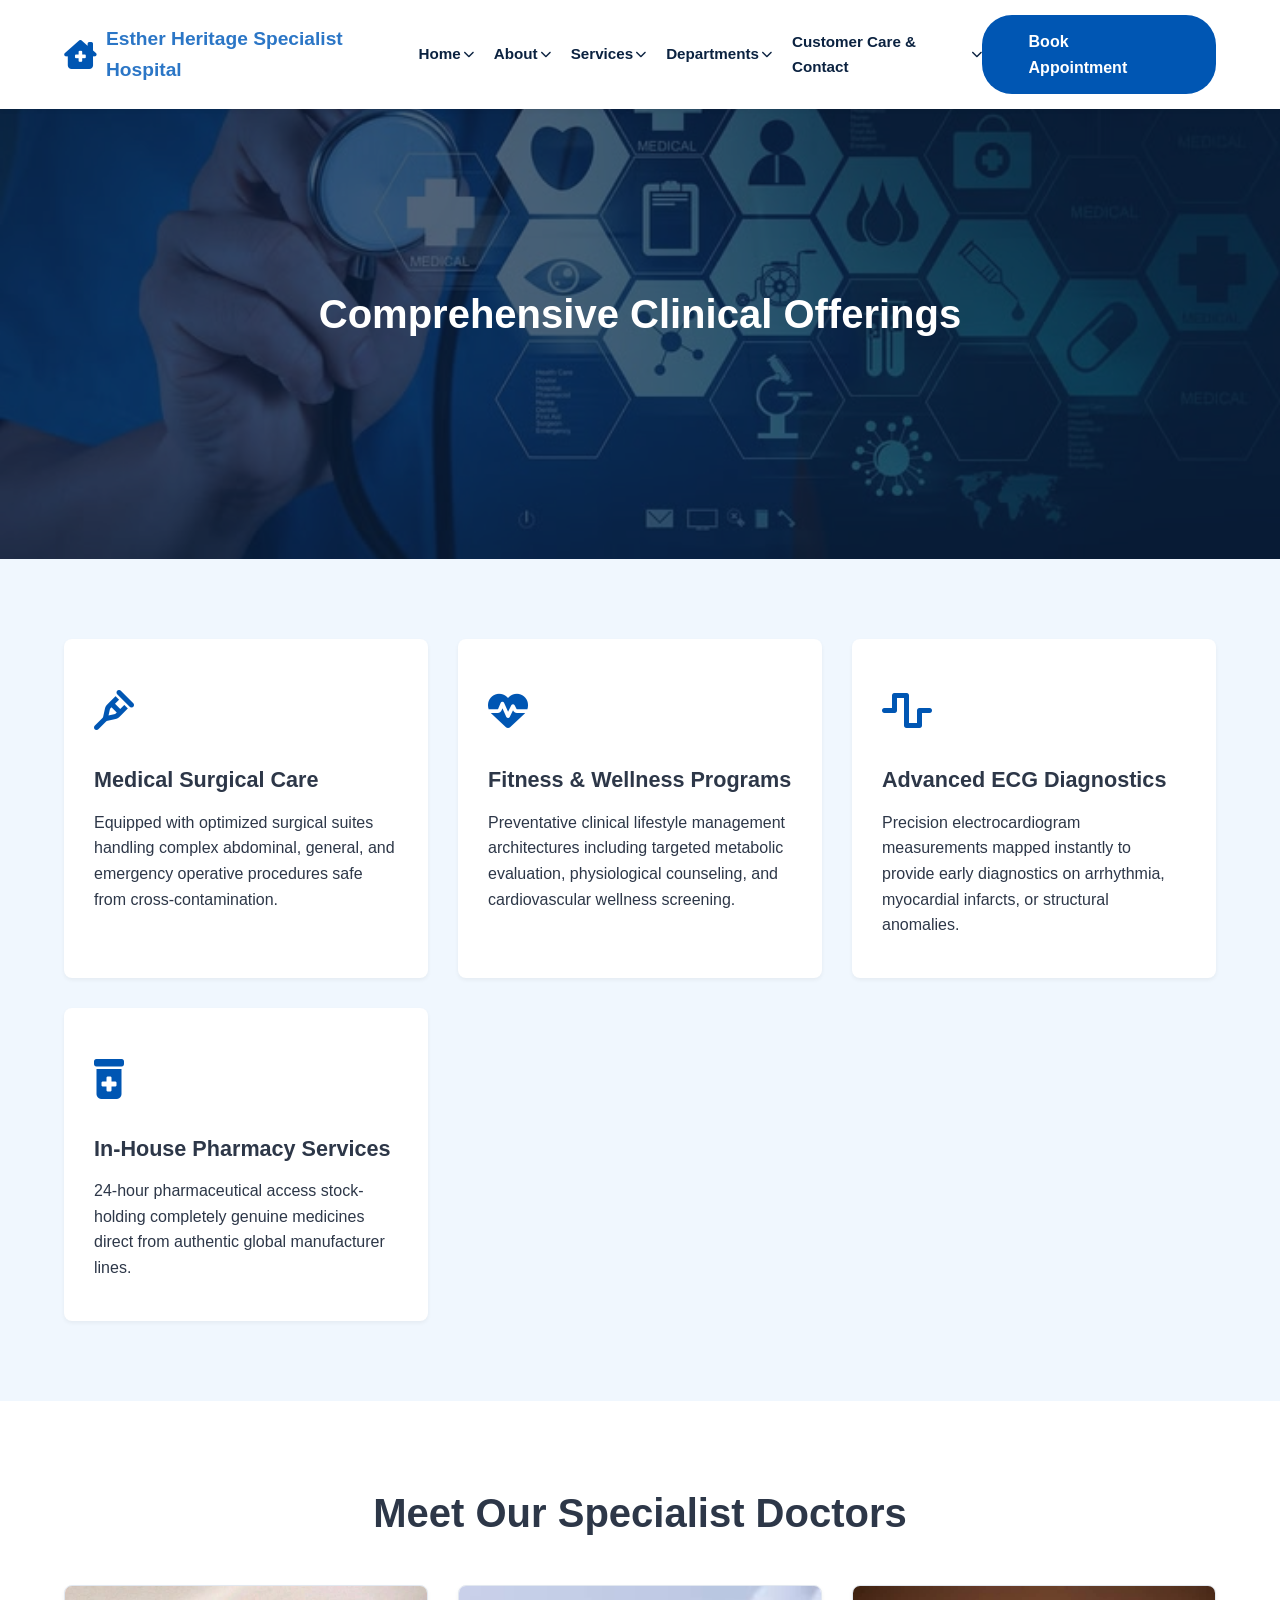
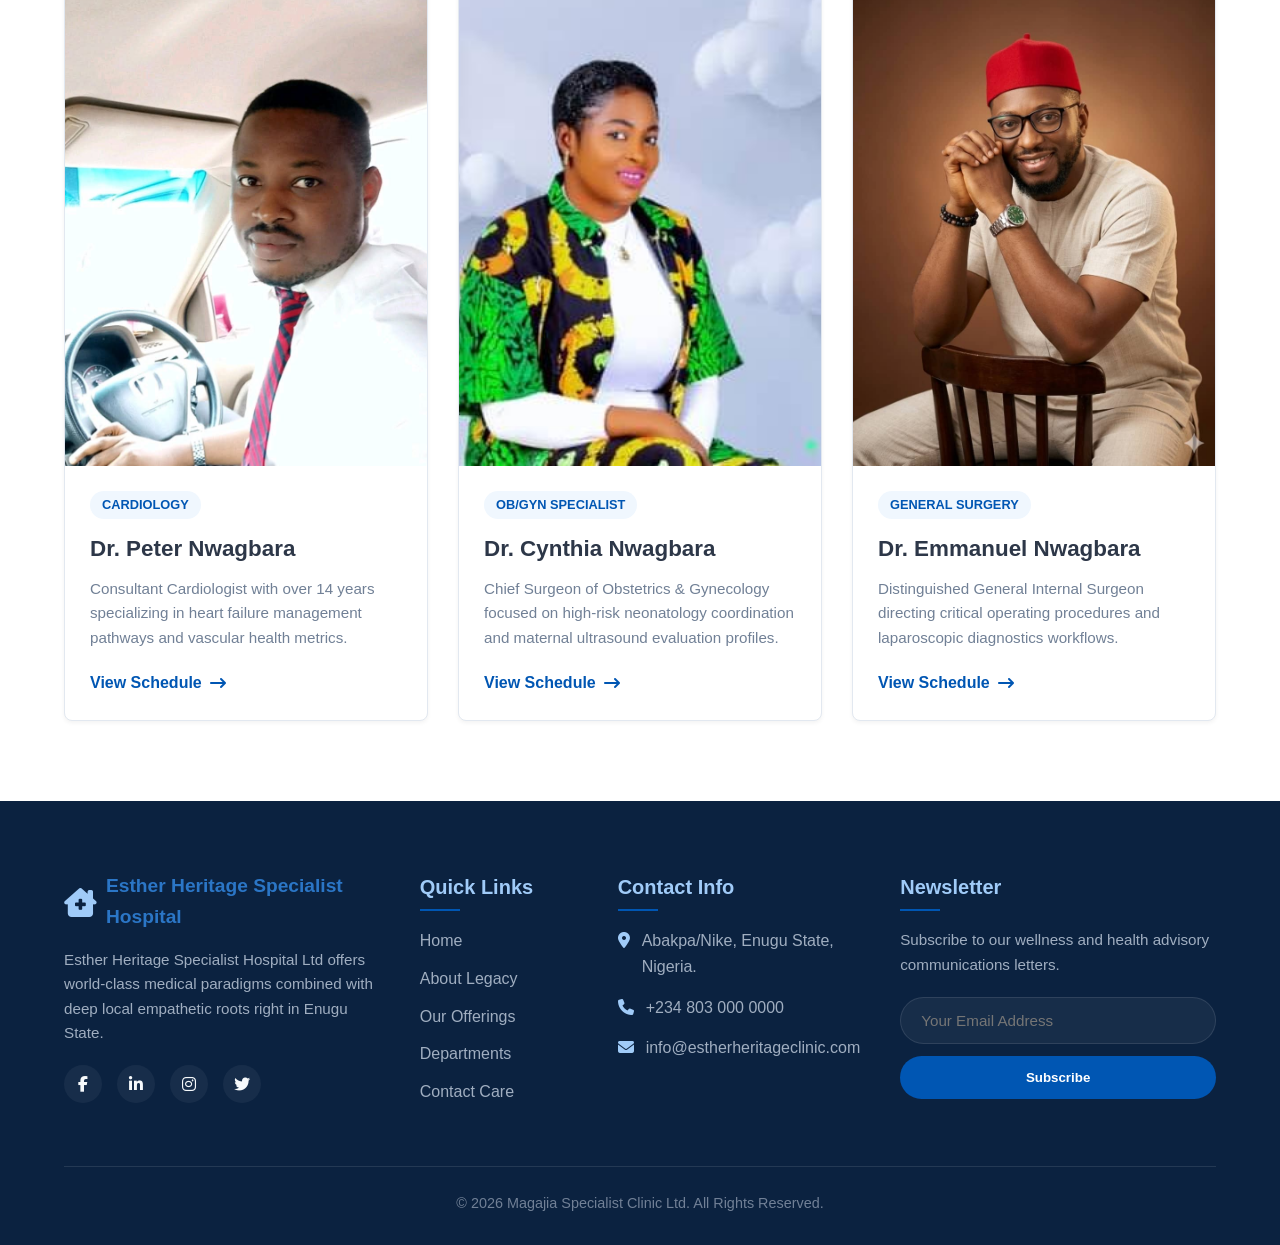
<file: services.html>
<!DOCTYPE html>
<html lang="en">
<head>
    <meta charset="UTF-8">
    <meta name="viewport" content="width=device-width, initial-scale=1.0">
    <title>Esther Heritage Specialist Hospital</title>
    <link rel="stylesheet" href="./index.css">
    <link rel="stylesheet" href="https://cdnjs.cloudflare.com/ajax/libs/font-awesome/6.4.0/css/all.min.css">
</head>
<body>

    <header class="global-header">
        <div class="header-container">
            <a href="index.html" class="logo-area">
                <i class="fa-solid fa-house-chimney-medical"></i>
                <span>Esther Heritage Specialist Hospital</span>
            </a>
            
            <input type="checkbox" id="mobile-menu-checkbox">
            <label for="mobile-menu-checkbox" class="menu-toggle">
                <i class="fa-solid fa-bars"></i>
            </label>

            <nav class="main-nav">
                <ul class="nav-list">
                    <li class="nav-item">
                        <a href="index.html" class="nav-link">Home <i class="fa-solid fa-chevron-down" style="font-size:0.7rem;"></i></a>
                        <ul class="dropdown-menu">
                            <li><a href="index.html#welcome">Welcome Message</a></li>
                            <li><a href="index.html#features">Core Strengths</a></li>
                        </ul>
                    </li>
                    <li class="nav-item">
                        <a href="about.html" class="nav-link">About <i class="fa-solid fa-chevron-down" style="font-size:0.7rem;"></i></a>
                        <ul class="dropdown-menu">
                            <li><a href="about.html#story">Our Story & Legacy</a></li>
                            <li><a href="about.html#mission">Mission & Vision</a></li>
                        </ul>
                    </li>
                    <li class="nav-item">
                        <a href="services.html" class="nav-link">Services <i class="fa-solid fa-chevron-down" style="font-size:0.7rem;"></i></a>
                        <ul class="dropdown-menu">
                            <li><a href="services.html#grid">Clinical Services</a></li>
                            <li><a href="services.html#doctors">Our Specialists</a></li>
                        </ul>
                    </li>
                    <li class="nav-item">
                        <a href="departments.html" class="nav-link">Departments <i class="fa-solid fa-chevron-down" style="font-size:0.7rem;"></i></a>
                        <ul class="dropdown-menu">
                            <li><a href="departments.html#pediatrics">Pediatrics</a></li>
                            <li><a href="departments.html#obgyn">Obstetrics & Gynecology</a></li>
                            <li><a href="departments.html#surgery">General Surgery</a></li>
                        </ul>
                    </li>
                    <li class="nav-item">
                        <a href="contact.html" class="nav-link">Customer Care & Contact <i class="fa-solid fa-chevron-down" style="font-size:0.7rem;"></i></a>
                        <ul class="dropdown-menu">
                            <li><a href="contact.html#faq">FAQs Accordion</a></li>
                            <li><a href="contact.html#form">Inquiry Desk</a></li>
                        </ul>
                    </li>
                </ul>
            </nav>

            <a href="contact.html#form" class="btn-primary">Book Appointment</a>
        </div>
    </header>


    <main>
        <section class="services-banner-hero">
            <div class="banner-overlay"></div>
            <div class="banner-text-content">
                <h2 class="section-title">Comprehensive Clinical Offerings</h2>
            </div>
        </section>

        <section id="grid" class="section-sky">
            
            <div class="services-grid-wrapper">
                <div class="service-micro-card">
                    <div class="srv-icon-header"><i class="fa-solid fa-crutch"></i></div>
                    <h3>Medical Surgical Care</h3>
                    <p>Equipped with optimized surgical suites handling complex abdominal, general, and emergency operative procedures safe from cross-contamination.</p>
                </div>
                <div class="service-micro-card">
                    <div class="srv-icon-header"><i class="fa-solid fa-heart-pulse"></i></div>
                    <h3>Fitness & Wellness Programs</h3>
                    <p>Preventative clinical lifestyle management architectures including targeted metabolic evaluation, physiological counseling, and cardiovascular wellness screening.</p>
                </div>
                <div class="service-micro-card">
                    <div class="srv-icon-header"><i class="fa-solid fa-wave-square"></i></div>
                    <h3>Advanced ECG Diagnostics</h3>
                    <p>Precision electrocardiogram measurements mapped instantly to provide early diagnostics on arrhythmia, myocardial infarcts, or structural anomalies.</p>
                </div>
                <div class="service-micro-card">
                    <div class="srv-icon-header"><i class="fa-solid fa-prescription-bottle-medical"></i></div>
                    <h3>In-House Pharmacy Services</h3>
                    <p>24-hour pharmaceutical access stock-holding completely genuine medicines direct from authentic global manufacturer lines.</p>
                </div>
            </div>
        </section>

        <section id="doctors" class="section-white">
            <h2 class="section-title">Meet Our Specialist Doctors</h2>
            
            <div class="doctors-profile-deck">
                <div class="doctor-profile-card">
                    <div class="doc-avatar-box">
                        <img src="./images/WhatsApp Image 2026-06-10 at 7.43.48 PM (1).jpeg" alt="Nigerian Doctor Consultant Cardiologist">
                    </div>
                    <div class="doc-details-box">
                        <span class="doc-tag">Cardiology</span>
                        <h3>Dr. Peter Nwagbara</h3>
                        <p class="doc-bio-desc">Consultant Cardiologist with over 14 years specializing in heart failure management pathways and vascular health metrics.</p>
                        <a href="https://docs.google.com/document/d/1SMIrPTxsubG-mZGFhBNlGuBOklCuUU0wcUDwTv__cog/edit?usp=drive_web" target="_blank" class="schedule-link-action">
                                View Schedule <i class="fa-solid fa-arrow-right-long"></i>
                        </a>
                    </div>
                </div>

                <div class="doctor-profile-card">
                    <div class="doc-avatar-box">
                        <img src="./images/WhatsApp Image 2026-06-10 at 8.18.22 PM.jpeg" alt="Nigerian Doctor Consultant Gynecologist">
                    </div>
                    <div class="doc-details-box">
                        <span class="doc-tag">OB/GYN Specialist</span>
                        <h3>Dr. Cynthia Nwagbara</h3>
                        <p class="doc-bio-desc">Chief Surgeon of Obstetrics & Gynecology focused on high-risk neonatology coordination and maternal ultrasound evaluation profiles.</p>
                        <a href="https://docs.google.com/document/d/1SMIrPTxsubG-mZGFhBNlGuBOklCuUU0wcUDwTv__cog/edit?usp=drive_web" target="_blank" class="schedule-link-action">
                                View Schedule <i class="fa-solid fa-arrow-right-long"></i>
                        </a>
                    </div>
                </div>

                <div class="doctor-profile-card">
                    <div class="doc-avatar-box">
                        <img src="./images/WhatsApp Image 2026-06-10 at 7.36.19 PM.jpeg" alt="Nigerian Doctor General Internal Surgeon">
                    </div>
                    <div class="doc-details-box">
                        <span class="doc-tag">General Surgery</span>
                        <h3>Dr. Emmanuel Nwagbara</h3>
                        <p class="doc-bio-desc">Distinguished General Internal Surgeon directing critical operating procedures and laparoscopic diagnostics workflows.</p>
                        <a href="https://docs.google.com/document/d/1SMIrPTxsubG-mZGFhBNlGuBOklCuUU0wcUDwTv__cog/edit?usp=drive_web" target="_blank" class="schedule-link-action">
                                View Schedule <i class="fa-solid fa-arrow-right-long"></i>
                        </a>
                    </div>
                </div>
            </div>
        </section>
    </main>


    <footer class="global-footer">
        <div class="footer-container">
            <div class="footer-col">
                <div class="logo-area" style="color: var(--color-white); margin-bottom: 15px;">
                    <i class="fa-solid fa-house-chimney-medical" style="color: var(--color-primary-light);"></i>
                    <span>Esther Heritage Specialist Hospital </span>
                </div>
                <p>Esther Heritage Specialist Hospital Ltd offers world-class medical paradigms combined with deep local empathetic roots right in Enugu State.</p>
                <div class="social-icons">
                    <a href="https://www.facebook.com/"><i class="fa-brands fa-facebook-f"></i></a>
                    <a href="https://www.linkedin.com/feed/"><i class="fa-brands fa-linkedin-in"></i></a>
                    <a href="https://www.instagram.com/"><i class="fa-brands fa-instagram"></i></a>
                    <a href="https://x.com/"><i class="fa-brands fa-twitter"></i></a>
                </div>
            </div>
            <div class="footer-col">
                <h3>Quick Links</h3>
                <ul class="quick-links">
                    <li><a href="index.html">Home</a></li>
                    <li><a href="about.html">About Legacy</a></li>
                    <li><a href="services.html">Our Offerings</a></li>
                    <li><a href="departments.html">Departments</a></li>
                    <li><a href="contact.html">Contact Care</a></li>
                </ul>
            </div>
            <div class="footer-col">
                <h3>Contact Info</h3>
                <ul class="contact-info-list">
                    <li><i class="fa-solid fa-location-dot"></i> <span>Abakpa/Nike, Enugu State, Nigeria.</span></li>
                    <li><i class="fa-solid fa-phone"></i> <span>+234 803 000 0000</span></li>
                    <li><i class="fa-solid fa-envelope"></i> <span>info@estherheritageclinic.com</span></li>
                </ul>
            </div>
            <div class="footer-col">
                <h3>Newsletter</h3>
                <p>Subscribe to our wellness and health advisory communications letters.</p>
                <form class="newsletter-form" action="#" method="POST">
                    <input type="email" placeholder="Your Email Address" required>
                    <button type="submit">Subscribe</button>
                </form>
            </div>
        </div>
        <div class="footer-bottom">
            <p>&copy; 2026 Magajia Specialist Clinic Ltd. All Rights Reserved.</p>
        </div>
    </footer>

</body>
</html>
</file>
<file: index.css>
/* ==========================================================================
   DESIGN SYSTEM & CORE VARIABLES
   ========================================================================== */
:root {
    /* Primary Colors */
    --color-primary-light: #a0cbf8;
    --color-primary-dark: #537f8e;
    --color-accent: #0056b3; /* Strong professional medical blue */
    
    /* Neutrals & Backgrounds */
    --color-white: #ffffff;
    --color-sky-blue: #f0f7fe;
    --color-deep-blue: #0b2240; /* Footer background */
    --color-text-dark: #2d3748;
    --color-text-light: #f7fafc;
    --color-gray: #718096;
    --color-border: #e2e8f0;

    /* Typography */
    --font-primary: 'monteserrat', -apple-system, BlinkMacSystemFont, Roboto, Oxygen, Ubuntu, Cantarell, sans-serif;
    
    /* Transitions & Shadows */
    --transition-smooth: all 0.3s ease-in-out;
    --shadow-sm: 0 2px 4px rgba(0,0,0,0.05);
    --shadow-md: 0 4px 6px rgba(0,0,0,0.1);
    --shadow-lg: 0 10px 15px rgba(0,0,0,0.1);
    --radius-sm: 4px;
    --radius-md: 8px;
    --radius-lg: 30px;
}

/* Base Resets */
* {
    margin: 0;
    padding: 0;
    box-sizing: border-box;
}

body {
    font-family: var(--font-primary);
    color: var(--color-text-dark);
    line-height: 1.6;
    background-color: var(--color-white);
    overflow-x: hidden;
}

a {
    text-decoration: none;
    color: inherit;
    transition: var(--transition-smooth);
}

ul {
    list-style: none;
}

img {
    max-width: 100%;
    height: auto;
    display: block;
}

/* Reusable Components & Alternating Section Utilities */
.section-sky {
    background-color: var(--color-sky-blue);
    color: var(--color-text-dark);
    padding: 80px 5%;
}

.section-white {
    background-color: var(--color-white);
    color: var(--color-text-dark);
    padding: 80px 5%;
}

.section-dark-teal {
    background-color: var(--color-primary-dark);
    color: var(--color-text-light);
    padding: 80px 5%;
}

.section-title {
    text-align: center;
    font-size: 2.5rem;
    margin-bottom: 40px;
    position: relative;
    font-weight: 700;
}

.btn-primary {
    background-color: var(--color-accent);
    color: var(--color-white);
    padding: 12px 45px;
    border-radius: var(--radius-lg);
    font-weight: 600;
    border: 2px solid transparent;
    cursor: pointer;
    display: inline-block;
    transition: var(--transition-smooth);
}

.btn-primary:hover {
    background-color: transparent;
    border-color: var(--color-accent);
    color: var(--color-accent);
    transform: translateY(-2px);
}

/* ==========================================================================
   GLOBAL HEADER
   ========================================================================== */
.global-header {
    background-color: var(--color-white);
    box-shadow: var(--shadow-sm);
    position: sticky;
    top: 0;
    z-index: 1000;
    width: 100%;
}

.header-container {
    max-width: 1700px;
    margin: 0 auto;
    display: flex;
    justify-content: space-between;
    align-items: center;
    padding: 15px 5%;
}

.logo-area {
    display: flex;
    align-items: center;
    gap: 10px;
    font-size: 1.4rem;
    font-weight: 700;
    color: var(--color-accent);
}

.logo-area i {
    font-size: 1.8rem;
    color: var(--color-accent);
}

.logo-area span {
    font-size: 1.2rem;
    color: #2b76c6;
}

/* Navigation & Multi-level Mega Dropdowns */
.main-nav .nav-list {
    display: flex;
    align-items: center;
    gap: 20px;
}

.nav-item {
    position: relative;
    padding: 10px 0;
}

.nav-link {
    font-weight: 700;
    color: var(--color-deep-blue);
    font-size: 0.95rem;
    display: flex;
    justify-content: center;
    align-items: center;
    gap: 2px;
}

.nav-link:hover, .nav-item:hover .nav-link {
    color: var(--color-accent);
}

/* Beautiful Dropdown Styles */
.dropdown-menu {
    position: absolute;
    top: 100%;
    left: 50%;
    transform: translateX(-50%) translateY(15px);
    background-color: var(--color-white);
    min-width: 240px;
    box-shadow: var(--shadow-lg);
    border-radius: var(--radius-md);
    padding: 15px 0;
    opacity: 0;
    visibility: hidden;
    transition: opacity 0.3s ease, transform 0.3s ease, visibility 0.3s;
    border-top: 4px solid var(--color-accent);
}

.dropdown-menu li a {
    display: block;
    padding: 10px 24px;
    color: var(--color-text-dark);
    font-weight: 500;
    font-size: 0.95rem;
}

.dropdown-menu li a:hover {
    background-color: var(--color-sky-blue);
    color: var(--color-accent);
    padding-left: 30px;
}

.nav-item:hover .dropdown-menu {
    opacity: 1;
    visibility: visible;
    transform: translateX(-50%) translateY(0);
}

/* Mobile Toggle Hamburger */
.menu-toggle {
    display: none;
    font-size: 1.5rem;
    cursor: pointer;
    color: var(--color-text-dark);
}

#mobile-menu-checkbox {
    display: none;
}

/* ==========================================================================
   HERO LAYOUT WITH RIGHT-ALIGNED TEXT BLOCK
   ========================================================================== */
.hero-section {
    position: relative;
    min-height: 100vh;
    background-image: url('./images/building6.jpg'); /* Modern hospital building background placeholder */
    background-size: cover;
    background-position: center;
    display: flex;
    align-items: center;
    justify-content: flex-start;
    padding: 0 5% 120px 5%;
}

.hero-overlay-dark {
    position: absolute;
    top: 0;
    left: 0;
    width: 100%;
    height: 100%;
    background: linear-gradient(to right, rgba(11, 34, 64, 0.4), rgba(11, 34, 64, 0.85));
    z-index: 1;
}

.hero-content-wrapper {
    position: relative;
    z-index: 2;
    max-width: 650px;
    width: 100%;
    text-align: left;
}

.hero-headline {
    font-size: 3.5rem;
    color: var(--color-white);
    line-height: 1.2;
    margin-bottom: 20px;
    font-weight: 800;
}

.hero-lead-text {
    font-size: 1.2rem;
    color: #e2e8f0;
    margin-bottom: 35px;
}

.hero-btn-group {
    display: flex;
    align-items: center;
    gap: 20px;
}

.btn-video {
    color: var(--color-white);
    font-weight: 600;
    display: flex;
    align-items: center;
    gap: 10px;
    font-size: 1rem;
    padding: 0.2rem 1rem;
    border: 2px solid var(--color-primary-light);
    border-radius: 20px;
}

.btn-video:hover {
    background-color: #a0cbf8;
}

.video-play-icon {
    width: 40px;
    height: 40px;
    border-radius: 50%;
    background-color: var(--color-primary-light);
    color: var(--color-deep-blue);
    display: flex;
    align-items: center;
    justify-content: center;
    transition: var(--transition-smooth);
}

.btn-video:hover .video-play-icon {
    background-color: var(--color-white);
    transform: scale(1.1);
}

/* Floating Overlay Feature Grid at Base */
.hero-feature-container {
    position: absolute;
    bottom: -60px;
    left: 5%;
    right: 5%;
    max-width: 1400px;
    margin: 0 auto;
    display: grid;
    grid-template-columns: repeat(4, 1fr);
    gap: 20px;
    z-index: 10;
}

.feature-card-item {
    background-color: var(--color-white);
    padding: 30px 25px;
    border-radius: var(--radius-md);
    box-shadow: var(--shadow-lg);
    border-bottom: 4px solid var(--color-accent);
    border-top: 4px solid var(--color-accent);
    transition: var(--transition-smooth);
}

.feature-card-item:hover {
    transform: translateY(-5px);
    border-bottom-color: var(--color-accent);
}

.feature-card-item i {
    font-size: 2.2rem;
    color: var(--color-accent);
    margin-bottom: 15px;
}

.feature-card-item h4 {
    font-size: 1.2rem;
    margin-bottom: 10px;
    color: var(--color-text-dark);
}

.feature-card-item p {
    font-size: 0.9rem;
    color: var(--color-gray);
}

/* Preview/Intro Container Formatting */
.narrow-container {
    max-width: 900px;
    margin: 0 auto;
}

.text-center-wrapper {
    text-align: center;
    padding-top: 140px; /* Offset spacing for floating grid overflow */
}

.section-subtitle {
    font-size: 1.15rem;
    line-height: 1.8;
    color: var(--color-gray);
}


/* ==========================================================================
   ABOUT PAGE CONTENT & BRAND STORY STYLING
   ========================================================================== */
.about-banner-hero {
    position: relative;
    height: 450px;
    background-image: url('./images/building5.jpg');
    background-size: cover;
    background-position: center;
    display: flex;
    align-items: center;
    justify-content: center;
    text-align: center;
    color: var(--color-white);
}

.banner-overlay {
    position: absolute;
    width: 100%;
    height: 100%;
    background: rgba(11, 34, 64, 0.7);
    top: 0;
    left: 0;
}

.banner-text-content {
    position: relative;
    z-index: 2;
    padding: 0 20px;
}

.banner-text-content h1 {
    font-size: 2.8rem;
    margin-bottom: 10px;
}

/* Story Context Splits */
.about-story-container {
    max-width: 1200px;
    margin: 0 auto;
    display: grid;
    grid-template-columns: 1.2fr 1fr;
    gap: 50px;
    align-items: center;
}

.heritage-tag {
    color: var(--color-accent);
    text-transform: uppercase;
    font-weight: 700;
    letter-spacing: 2px;
    font-size: 0.85rem;
    display: inline-block;
    margin-bottom: 10px;
}

.story-typography h2 {
    font-size: 2.2rem;
    line-height: 1.3;
    margin-bottom: 20px;
    color: var(--color-text-dark);
}

.story-typography p {
    margin-bottom: 20px;
    color: var(--color-gray);
    font-size: 1.05rem;
}

.legacy-blockquote {
    border-left: 4px solid var(--color-primary-dark);
    padding-left: 20px;
    font-style: italic;
    font-size: 1.1rem;
    color: var(--color-primary-dark);
    margin: 25px 0;
}

/* Image Placeholder Framework */
.media-placeholder-frame {
    background-color: var(--color-white);
    padding: 15px;
    box-shadow: var(--shadow-lg);
    border-radius: var(--radius-md);
}

.media-placeholder-frame img {
    border-radius: var(--radius-sm);
    width: 100%;
}

.frame-caption {
    margin-top: 15px;
    text-align: center;
    font-size: 0.9rem;
    color: var(--color-gray);
    font-weight: 600;
}

/* Values Alignment Structure */
.values-flex-layout {
    max-width: 1200px;
    margin: 0 auto;
    display: flex;
    gap: 30px;
}

.value-box-item {
    flex: 1;
    background: var(--color-white);
    padding: 40px;
    border-radius: var(--radius-md);
    box-shadow: var(--shadow-sm);
}

.value-icon {
    width: 60px;
    height: 60px;
    background-color: var(--color-sky-blue);
    color: var(--color-accent);
    border-radius: var(--radius-md);
    display: flex;
    align-items: center;
    justify-content: center;
    font-size: 1.8rem;
    margin-bottom: 20px;
}

.value-box-item h3 {
    margin-bottom: 15px;
    font-size: 1.4rem;
}

.value-box-item p {
    color: var(--color-gray);
}

/* ==========================================================================
   SERVICES GRID & PROFILE CARDS DECK
   ========================================================================== */
.services-banner-hero {
    position: relative;
    height: 450px;
    background-image: url('./images/services-bg.jpg');
    background-size: cover;
    background-position: center;
    display: flex;
    align-items: center;
    justify-content: center;
    text-align: center;
    color: var(--color-white);
}

.services-grid-wrapper {
    max-width: 1300px;
    margin: 0 auto;
    display: grid;
    grid-template-columns: repeat(auto-fit, minmax(280px, 1fr));
    gap: 30px;
}

.service-micro-card {
    background-color: var(--color-white);
    padding: 40px 30px;
    border-radius: var(--radius-md);
    box-shadow: var(--shadow-sm);
    transition: var(--transition-smooth);
}

/* Micro-interaction parameters on hover */
.service-micro-card:hover {
    transform: translateY(-8px);
    box-shadow: var(--shadow-lg);
    background-color: var(--color-primary-dark);
    color: var(--color-text-light);
}

.srv-icon-header {
    font-size: 2.5rem;
    color: var(--color-accent);
    margin-bottom: 20px;
    transition: var(--transition-smooth);
}

.service-micro-card:hover .srv-icon-header {
    color: var(--color-primary-light);
}

.service-micro-card h3 {
    font-size: 1.35rem;
    margin-bottom: 12px;
}

/* Doctor Profiles Flex/Grid Arrangement */
.doctors-profile-deck {
    max-width: 1300px;
    margin: 0 auto;
    display: grid;
    grid-template-columns: repeat(3, 1fr);
    gap: 30px;
}

.doctor-profile-card {
    background-color: var(--color-white);
    border: 1px solid var(--color-border);
    border-radius: var(--radius-md);
    overflow: hidden;
    box-shadow: var(--shadow-sm);
    display: flex;
    flex-direction: column;
}

.doc-avatar-box img {
    width: 100%;
    height: 480px;
    object-fit: cover;
}

.doc-details-box {
    padding: 25px;
    position: relative;
    flex-grow: 1;
    display: flex;
    flex-direction: column;
}

.doc-tag {
    background-color: var(--color-sky-blue);
    color: var(--color-accent);
    font-size: 0.8rem;
    font-weight: 700;
    text-transform: uppercase;
    padding: 4px 12px;
    border-radius: var(--radius-lg);
    align-self: flex-start;
    margin-bottom: 12px;
}

.doc-details-box h3 {
    font-size: 1.4rem;
    margin-bottom: 10px;
}

.doc-bio-desc {
    font-size: 0.95rem;
    color: var(--color-gray);
    margin-bottom: 20px;
    flex-grow: 1;
}

.schedule-link-action {
    color: var(--color-accent);
    font-weight: 600;
    display: inline-flex;
    align-items: center;
    gap: 8px;
}

.schedule-link-action:hover {
    color: var(--color-primary-dark);
    gap: 15px;
}

/* ==========================================================================
   DEPARTMENTS LAYOUT (ALTERNATING IMAGES / FLEX LAYOUTS)
   ========================================================================== */
.dept-banner-hero {
    position: relative;
    height: 450px;
    background-image: url('./images/dept-bg.jpg');
    background-size: cover;
    background-position: center;
    display: flex;
    align-items: center;
    justify-content: center;
    text-align: center;
    color: var(--color-white);
}


.dept-row-flex {
    max-width: 1200px;
    margin: 0 auto;
    display: flex;
    align-items: center;
    gap: 60px;
}

.dept-content-col, .dept-media-col {
    flex: 1;
}

.dept-icon-lbl {
    font-size: 1.1rem;
    font-weight: 700;
    color: var(--color-accent);
    display: flex;
    align-items: center;
    gap: 10px;
    margin-bottom: 15px;
}

.dept-content-col h3 {
    font-size: 2.2rem;
    line-height: 1.3;
    margin-bottom: 20px;
}

.dept-content-col p {
    font-size: 1.05rem;
    margin-bottom: 30px;
    line-height: 1.7;
}

.dept-visual-asset {
    width: 100%;
    height: 400px;
    object-fit: cover;
    border-radius: var(--radius-md);
    box-shadow: var(--shadow-lg);
}

.btn-dept-outline {
    display: inline-block;
    padding: 12px 25px;
    border: 2px solid var(--color-primary-dark);
    color: var(--color-primary-dark);
    font-weight: 600;
    border-radius: var(--radius-lg);
}

.btn-dept-outline:hover {
    background-color: var(--color-primary-dark);
    color: var(--color-white);
}

/* CSS Flip Utility Logic for Desk Screens */
.row-reverse-desktop {
    flex-direction: row-reverse;
}

/* ==========================================================================
   PATIENT FAQ ACCORDIONS (PURE VANILLA CSS INTERACTION)
   ========================================================================== */
.faq-banner-hero {
    position: relative;
    height: 450px;
    background-image: url('./images/contact.jpg');
    background-size: cover;
    background-position: center;
    display: flex;
    align-items: center;
    justify-content: center;
    text-align: center;
    color: var(--color-white);
}


.hotlines-banner-grid {
    max-width: 800px;
    margin: 0 auto 40px auto;
    display: grid;
    grid-template-columns: 1fr 1fr;
    gap: 20px;
}

.hotline-pill {
    background-color: var(--color-white);
    padding: 30px;
    border-radius: var(--radius-md);
    display: flex;
    align-items: center;
    gap: 15px;
    box-shadow: var(--shadow-sm);
}

.hotline-pill i {
    font-size: 2rem;
    color: var(--color-accent);
}

.hotline-pill h5 {
    font-size: 1.5rem;
    color: var(--color-text-dark);
}

.hotline-pill p {
    font-weight: 700;
    color: var(--color-primary-dark);
}

/* Accordion Element Styling Base */
.faq-accordion-container {
    max-width: 800px;
    margin: 0 auto;
}

.faq-accordion-item {
    background-color: var(--color-white);
    margin-bottom: 15px;
    border-radius: var(--radius-md);
    box-shadow: var(--shadow-sm);
    overflow: hidden;
}

.accordion-trigger-input {
    display: none; /* Hide standard structural check state checkbox element */
}

.accordion-header-lbl {
    display: flex;
    justify-content: space-between;
    align-items: center;
    padding: 22px 30px;
    font-weight: 600;
    cursor: pointer;
    background-color: var(--color-white);
    user-select: none;
    transition: var(--transition-smooth);
}

.accordion-header-lbl i {
    transition: transform 0.3s ease;
}

/* Expansion panel behavior triggers using CSS selectors */
.accordion-content-panel {
    max-height: 0;
    overflow: hidden;
    padding: 0 30px;
    transition: max-height 0.3s ease-in-out, padding 0.3s ease;
    color: var(--color-gray);
    background-color: #fafbfc;
}

.accordion-content-panel p {
    padding-bottom: 22px;
}

.accordion-trigger-input:checked ~ .accordion-header-lbl {
    color: var(--color-accent);
    border-bottom: 1px solid var(--color-border);
}

.accordion-trigger-input:checked ~ .accordion-header-lbl i {
    transform: rotate(180deg);
}

.accordion-trigger-input:checked ~ .accordion-content-panel {
    max-height: 200px; /* arbitrary limit safe wrapper bounds */
    padding-top: 20px;
}

/* ==========================================================================
   CONSOLIDATED SIDE-BY-SIDE CONTACT SECTOR
   ========================================================================== */
.contact-split-grid {
    max-width: 1200px;
    margin: 0 auto;
    display: grid;
    grid-template-columns: 1fr 1.2fr;
    gap: 60px;
}

.panel-intro-lead {
    color: var(--color-gray);
    margin-top: 15px;
    margin-bottom: 35px;
    font-size: 1.05rem;
}

.contact-media-row {
    display: flex;
    align-items: center;
    gap: 20px;
    margin-bottom: 25px;
}

.circle-icon {
    width: 54px;
    height: 54px;
    background-color: var(--color-sky-blue);
    color: var(--color-accent);
    border-radius: 50%;
    display: flex;
    align-items: center;
    justify-content: center;
    font-size: 1.3rem;
}

.brand-social-med-circles {
    display: flex;
    gap: 15px;
    margin-top: 40px;
}

.med-circle-icon {
    width: 44px;
    height: 44px;
    border: 2px solid var(--color-primary-light);
    border-radius: 50%;
    display: flex;
    align-items: center;
    justify-content: center;
    color: var(--color-accent);
    font-weight: 600;
}

.med-circle-icon:hover {
    background-color: var(--color-accent);
    border-color: var(--color-accent);
    color: var(--color-white);
    transform: translateY(-2px);
}

/* Modern Input Group with Floating Labels Styles */
.contact-form-card-panel {
    background-color: var(--color-white);
    padding: 45px;
    border-radius: var(--radius-md);
    box-shadow: var(--shadow-lg);
    border: 1px solid var(--color-border);
}

.contact-form-card-panel h3 {
    margin-bottom: 30px;
    font-size: 1.6rem;
}

.form-group-row {
    position: relative;
    margin-bottom: 25px;
}

.form-control-input, .form-control-textarea, .form-control-select {
    width: 100%;
    padding: 16px;
    border: 1px solid var(--color-border);
    border-radius: var(--radius-md);
    outline: none;
    background: transparent;
    font-size: 1rem;
    font-family: inherit;
    transition: var(--transition-smooth);
}

.form-control-select {
    color: var(--color-text-dark);
    background-color: var(--color-white);
    cursor: pointer;
}

/* Float Label Animation Metrics logic based on placeholder focus hooks */
.form-control-input:focus, .form-control-textarea:focus, .form-control-select:focus {
    border-color: var(--color-accent);
    box-shadow: 0 0 0 3px rgba(0, 86, 179, 0.1);
}

.floating-label-text {
    position: absolute;
    left: 16px;
    top: 50%;
    transform: translateY(-50%);
    color: var(--color-gray);
    pointer-events: none;
    transition: 0.2s ease all;
    background-color: var(--color-white);
    padding: 0 4px;
}

.form-control-textarea ~ .floating-label-text {
    top: 25px;
}

/* Shrink and slide up condition whenever input is focused or not empty */
.form-control-input:focus ~ .floating-label-text,
.form-control-input:not(:placeholder-shown) ~ .floating-label-text,
.form-control-textarea:focus ~ .floating-label-text,
.form-control-textarea:not(:placeholder-shown) ~ .floating-label-text {
    top: 0;
    font-size: 0.8rem;
    color: var(--color-accent);
    font-weight: 600;
}



/* ==========================================================================
   GLOBAL FOOTER
   ========================================================================== */
.global-footer {
    background-color: var(--color-deep-blue);
    color: var(--color-text-light);
    padding: 70px 5% 30px 5%;
}

.footer-container {
    max-width: 1400px;
    margin: 0 auto;
    display: grid;
    grid-template-columns: 2fr 1fr 1.5fr 2fr;
    gap: 40px;
}

.footer-col h3 {
    color: var(--color-primary-light);
    font-size: 1.25rem;
    margin-bottom: 25px;
    position: relative;
}

.footer-col h3::after {
    content: '';
    position: absolute;
    left: 0;
    bottom: -8px;
    width: 40px;
    height: 2px;
    background-color: var(--color-accent);
}

.footer-col p {
    color: #a0aec0;
    margin-bottom: 20px;
    font-size: 0.95rem;
}

.social-icons {
    display: flex;
    gap: 15px;
}

.social-icons a {
    width: 38px;
    height: 38px;
    background-color: rgba(255,255,255,0.05);
    display: flex;
    align-items: center;
    justify-content: center;
    border-radius: 50%;
    color: var(--color-text-light);
}

.social-icons a:hover {
    background-color: var(--color-accent);
    color: var(--color-white);
    transform: translateY(-3px);
}

.quick-links li {
    margin-bottom: 12px;
}

.quick-links a {
    color: #a0aec0;
}

.quick-links a:hover {
    color: var(--color-primary-light);
    padding-left: 5px;
}

.contact-info-list li {
    display: flex;
    align-items: flex-start;
    gap: 12px;
    margin-bottom: 15px;
    color: #a0aec0;
}

.contact-info-list i {
    color: var(--color-primary-light);
    margin-top: 4px;
}

/* Newsletter Form */
.newsletter-form {
    display: flex;
    flex-direction: column;
    gap: 12px;
}

.newsletter-form input[type="email"] {
    padding: 14px 20px;
    border-radius: var(--radius-lg);
    border: 1px solid rgba(255,255,255,0.1);
    background-color: rgba(255,255,255,0.05);
    color: var(--color-white);
    font-size: 0.95rem;
    outline: none;
}

.newsletter-form input[type="email"]:focus {
    border-color: var(--color-primary-light);
}

.newsletter-form button {
    padding: 14px 20px;
    border-radius: var(--radius-lg);
    background-color: var(--color-accent);
    color: var(--color-white);
    border: none;
    font-weight: 600;
    cursor: pointer;
    transition: var(--transition-smooth);
}

.newsletter-form button:hover {
    background-color: var(--color-primary-light);
    color: var(--color-deep-blue);
}

.footer-bottom {
    max-width: 1400px;
    margin: 50px auto 0 auto;
    padding-top: 25px;
    border-top: 1px solid rgba(255,255,255,0.1);
    text-align: center;
    font-size: 0.9rem;
    color: #718096;
}

/* ==========================================================================
   RESPONSIVE MEDIA QUERIES (GLOBAL)
   ========================================================================== */
@media (max-width: 1024px) {
   .menu-toggle {
        display: block;
    }

    .main-nav {
        position: absolute;
        top: 100%;
        left: 0;
        width: 100%;
        background-color: var(--color-white);
        box-shadow: var(--shadow-md);
        max-height: 0;
        overflow: hidden;
        transition: max-height 0.4s ease-in-out;
    }


    .header-container .btn-primary {
        display: none; /* Accessible inside drawer if added, or compressed */
    }

    .hero-feature-container {
        grid-template-columns: repeat(2, 1fr);
        position: static;
        margin-top: 40px;
        padding: 0;
    }
    .hero-section {
        flex-direction: column;
        justify-content: center;
        padding-bottom: 40px;
        background-position: left;
    }
    .text-center-wrapper {
        padding-top: 80px;
    }

    .footer-container {
        grid-template-columns: 1fr 1fr;
        gap: 30px;
    }

}


@media (max-width: 900px) {
    .menu-toggle {
        display: block;
    }
    .about-story-container {
        grid-template-columns: 1fr;
    }
    .values-flex-layout {
        flex-direction: column;
    }

    .contact-split-grid {
        grid-template-columns: 1fr;
        gap: 40px;
    }
    .hotlines-banner-grid {
        grid-template-columns: 1fr;
    }
    .contact-form-card-panel {
        padding: 25px;
    }
}


@media (max-width: 768px) {
    .menu-toggle {
        display: block;
    }


    .main-nav {
        position: absolute;
        top: 100%;
        left: 0;
        width: 100%;
        background-color: var(--color-white);
        box-shadow: var(--shadow-md);
        max-height: 0;
        overflow: hidden;
        transition: max-height 0.4s ease-in-out;
    }

    .main-nav .nav-list {
        flex-direction: column;
        padding: 20px;
        align-items: flex-start;
        gap: 0;
    }

    .nav-item {
        width: 100%;
        border-bottom: 1px solid var(--color-border);
    }

    .dropdown-menu {
        position: static;
        transform: none;
        opacity: 1;
        visibility: visible;
        box-shadow: none;
        border-top: none;
        max-height: 0;
        overflow: hidden;
        padding: 0;
        transition: max-height 0.3s ease;
    }

    .nav-item:hover .dropdown-menu {
        max-height: 300px;
        padding: 10px 0;
    }

    #mobile-menu-checkbox:checked ~ .main-nav {
        max-height: 100vh;
        overflow-y: auto;
    }

    .header-container .btn-primary {
        display: none; /* Accessible inside drawer if added, or compressed */
    }

    .footer-container {
        grid-template-columns: 1fr;
    }

    .hero-feature-container {
        grid-template-columns: repeat(2, 1fr);
        position: static;
        margin-top: 40px;
        padding: 0;
    }
    .hero-section {
        flex-direction: column;
        justify-content: center;
        padding-bottom: 40px;
        background-position: left;
    }
    .text-center-wrapper {
        padding-top: 80px;
    }

    .dept-row-flex, .row-reverse-desktop {
        flex-direction: column-reverse;
        gap: 30px;
    }
    .dept-content-col h3 {
        font-size: 1.7rem;
    }
    .dept-visual-asset {
        height: 280px;
    }
}



@media (max-width: 640px) {
    .hero-headline {
        font-size: 2.3rem;
    }
    .hero-feature-container {
        grid-template-columns: 1fr;
    }
    .hero-btn-group {
        flex-direction: column;
        align-items: flex-start;
    }
}

/* Responsive adjustment profiles */
@media (max-width: 480px) {
    .doctors-profile-deck {
        grid-template-columns: 1fr;
    }
}
</file>
